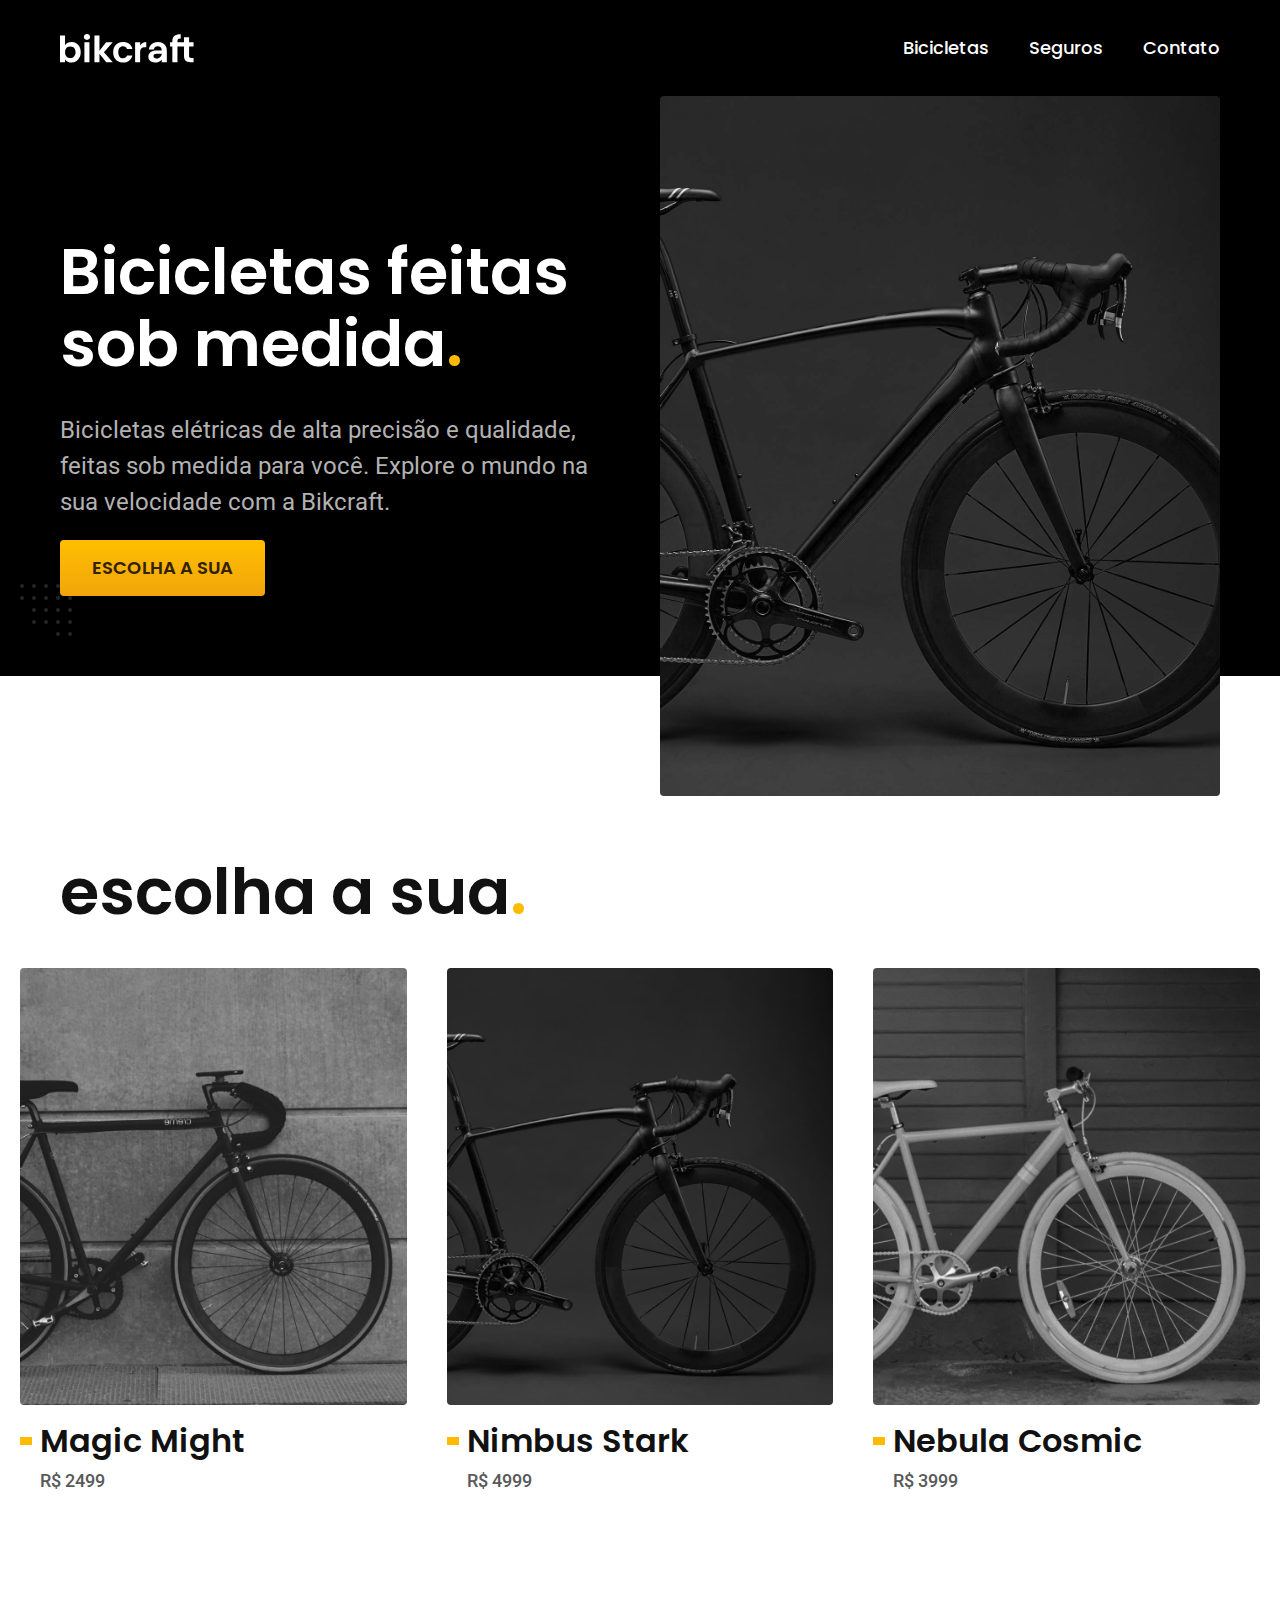
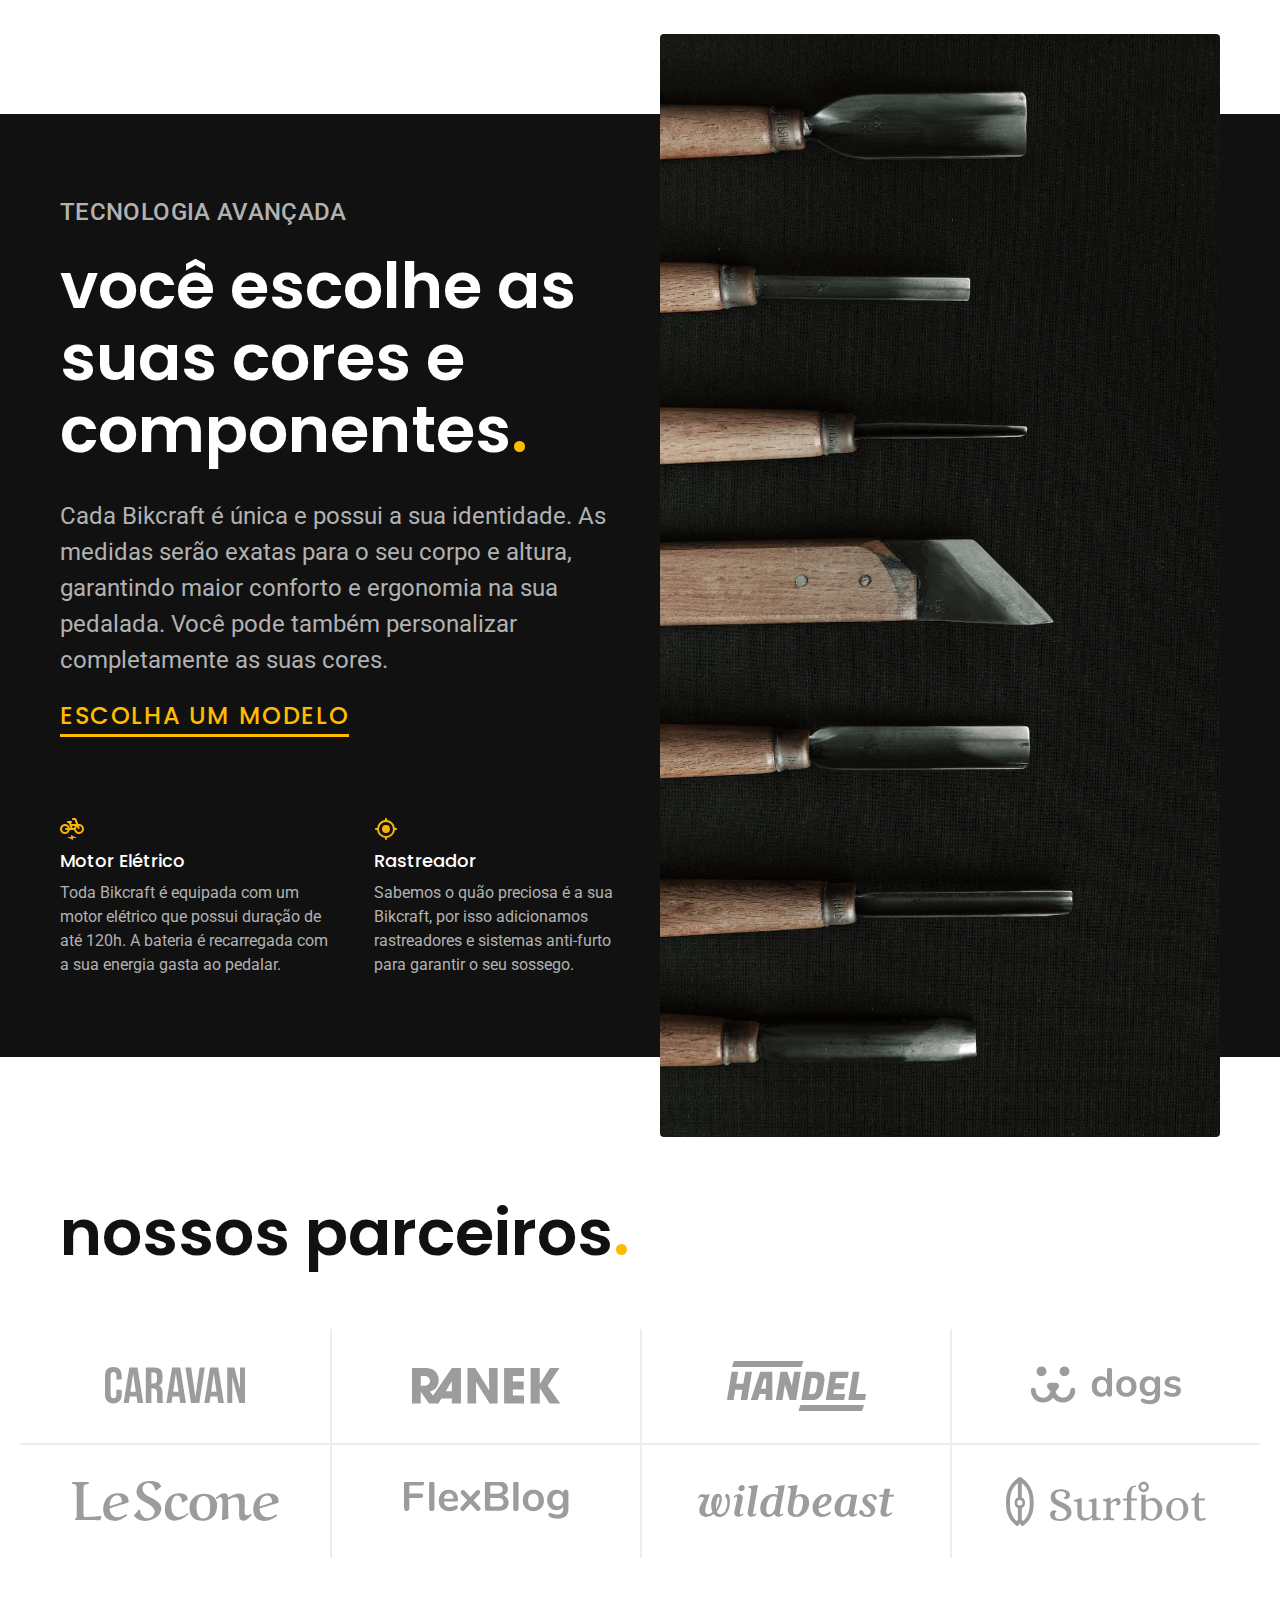
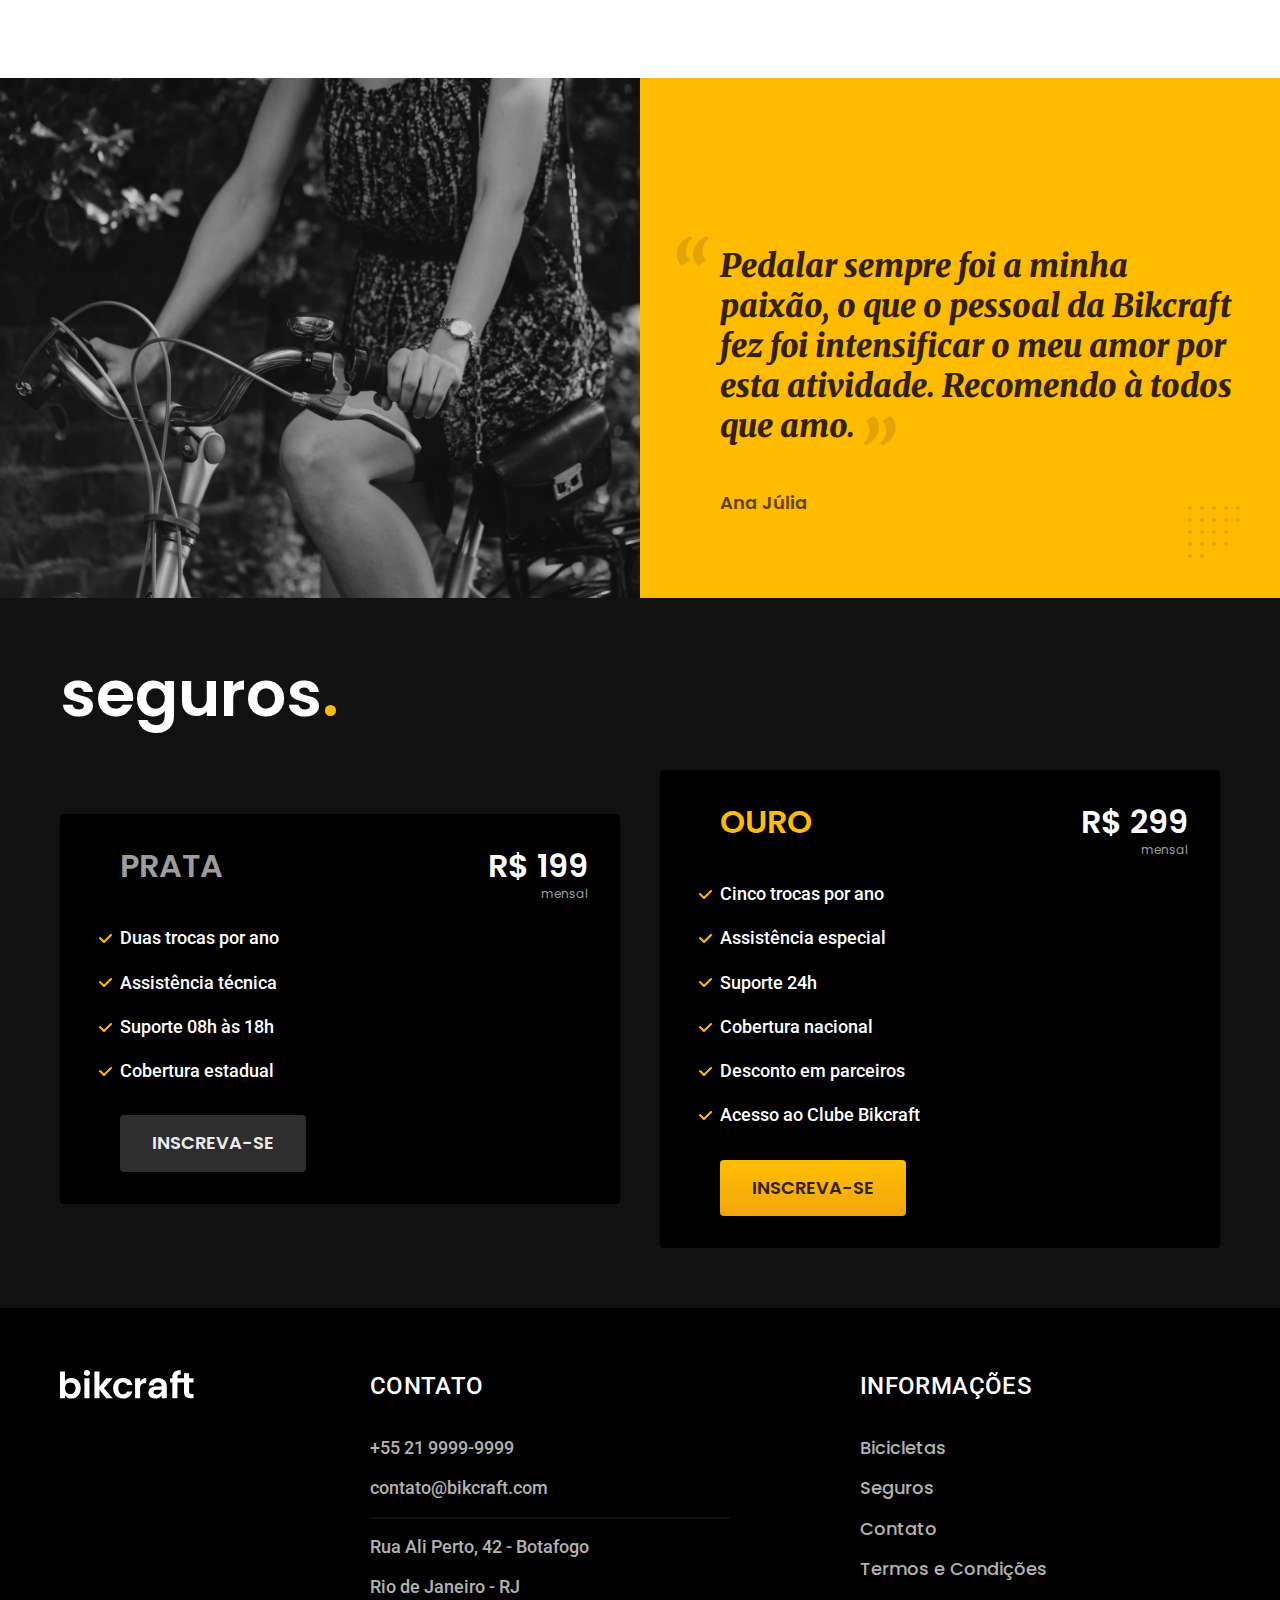
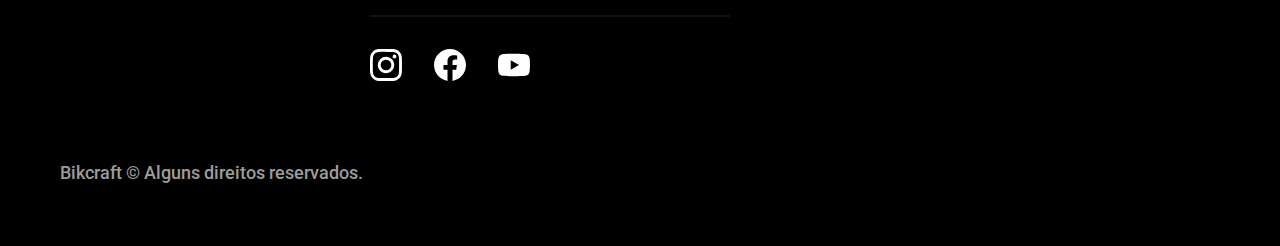
<file: index.html>
<!DOCTYPE html>
<html lang="pt-BR">
  <head>
    <meta charset="UTF-8" />
    <meta http-equiv="X-UA-Compatible" content="IE=edge" />
    <meta name="viewport" content="width=device-width, initial-scale=1.0" />
    <meta
      name="description"
      content="Bicicletas elétricas de alta precisão e qualidade, feitas sob medida para você. Explore o mundo na sua velocidade com a Bikcraft."
    />
    <title>Bikcraft - Bicicletas Elétricas</title>
    <link
      rel="shortcut icon"
      href="/favicon.svg"
      type="image/x-icon"
      width="32"
      height="32"
    />

    <link rel="preload" href="./css/style.css" as="style" />
    <link rel="stylesheet" href="./css/style.css" />

    <link rel="preconnect" href="https://fonts.googleapis.com" />
    <link rel="preconnect" href="https://fonts.gstatic.com" crossorigin />
  </head>
  <body>
    <header class="header-bg">
      <div class="header container">
        <a href="./"
          ><img src="./img/bikcraft.svg" alt="Bikcraft" width="136" height="32"
        /></a>

        <nav aria-label="Primária">
          <ul class="header-menu font-1-m cor-0">
            <li><a href="./bicicletas.html">Bicicletas</a></li>
            <li><a href="./seguros.html">Seguros</a></li>
            <li><a href="./contato.html">Contato</a></li>
          </ul>
        </nav>
      </div>
    </header>
    <main class="introducao-bg">
      <div class="introducao container">
        <div class="introducao-conteudo">
          <h1 class="font-1-xxl cor-0">
            Bicicletas feitas sob medida<span class="cor-p1">.</span>
          </h1>
          <p class="font-2-l cor-5">
            Bicicletas elétricas de alta precisão e qualidade, feitas sob medida
            para você. Explore o mundo na sua velocidade com a Bikcraft.
          </p>
          <a class="botao" href="./bicicletas.html" width="640" height="800"
            >Escolha a Sua</a
          >
        </div>
        <picture>
          <source
            media="(max-width: 800px)"
            srcset="./img/bicicletas/nimbus.jpg"
          />
          <img
            src="./img/fotos/introducao.jpg"
            alt="Bicicleta elétrica preta"
            width="1280"
            height="1600"
          />
        </picture>
      </div>
    </main>
    <article class="bicicletas-lista">
      <h2 class="font-1-xxl container">
        escolha a sua<span class="cor-p1">.</span>
      </h2>
      <ul>
        <li>
          <a href="./bicicletas/magic.html">
            <img
              src="./img/bicicletas/magic-home.jpg"
              alt="Bicicleta preta"
              width="920"
              height="1040"
            />
            <h3 class="font-1-xl">Magic Might</h3>
            <span class="font-2-m cor-8">R$ 2499</span>
          </a>
        </li>
        <li>
          <a href="./bicicletas/nimbus.html">
            <img
              src="./img/bicicletas/nimbus-home.jpg"
              alt="Bicicleta preta"
              width="920"
              height="1040"
            />
            <h3 class="font-1-xl">Nimbus Stark</h3>
            <span class="font-2-m cor-8">R$ 4999</span>
          </a>
        </li>
        <li>
          <a href="./bicicletas/nebula.html">
            <img
              src="./img/bicicletas/nebula-home.jpg"
              alt="Bicicleta branca"
              width="920"
              height="1040"
            />
            <h3 class="font-1-xl">Nebula Cosmic</h3>
            <span class="font-2-m cor-8">R$ 3999</span>
          </a>
        </li>
      </ul>
    </article>
    <article class="tecnologia-bg">
      <div class="tecnologia container">
        <div class="tecnologia-conteudo">
          <span class="font-2-l-b cor-5">tecnologia avançada</span>
          <h2 class="font-1-xxl cor-0">
            você escolhe as suas cores e componentes<span class="cor-p1"
              >.</span
            >
          </h2>
          <p class="font-2-l cor-5">
            Cada Bikcraft é única e possui a sua identidade. As medidas serão
            exatas para o seu corpo e altura, garantindo maior conforto e
            ergonomia na sua pedalada. Você pode também personalizar
            completamente as suas cores.
          </p>
          <a class="link" href="./bicicletas.html">Escolha um modelo</a>
          <ul class="tecnologia-vantagens">
            <li>
              <img
                src="./img/icones/eletrica.svg"
                alt=""
                width="24"
                height="24"
              />
              <h3 class="font-1-m cor-0">Motor Elétrico</h3>
              <p class="font-2-s cor-5">
                Toda Bikcraft é equipada com um motor elétrico que possui
                duração de até 120h. A bateria é recarregada com a sua energia
                gasta ao pedalar.
              </p>
            </li>
            <li>
              <img
                src="./img/icones/rastreador.svg"
                alt=""
                width="24"
                height="24"
              />
              <h3 class="font-1-m cor-0">Rastreador</h3>
              <p class="font-2-s cor-5">
                Sabemos o quão preciosa é a sua Bikcraft, por isso adicionamos
                rastreadores e sistemas anti-furto para garantir o seu sossego.
              </p>
            </li>
          </ul>
        </div>
        <div class="tecnologia-imagem">
          <img
            src="./img/fotos/tecnologia.jpg"
            alt=""
            width="1200"
            height="1920"
          />
        </div>
      </div>
    </article>
    <section class="parceiros" aria-label="Nossos Parceiros">
      <h2 class="container font-1-xxl">
        nossos parceiros<span class="cor-p1">.</span>
      </h2>
      <ul>
        <li>
          <img
            src="./img/parceiros/caravan.svg"
            alt="caravan"
            width="140"
            height="38"
          />
        </li>
        <li>
          <img
            src="./img/parceiros/ranek.svg"
            alt="ranek"
            width="149"
            height="36"
          />
        </li>
        <li>
          <img
            src="./img/parceiros/handel.svg"
            alt="handel"
            width="139"
            height="15040"
          />
        </li>
        <li>
          <img
            src="./img/parceiros/dogs.svg"
            alt="dogs"
            width="152"
            height="39"
          />
        </li>
        <li>
          <img
            src="./img/parceiros/lescone.svg"
            alt="lescone"
            width="208"
            height="31"
          />
        </li>
        <li>
          <img
            src="./img/parceiros/flexblog.svg"
            alt="flexblog"
            width="165"
            height="38"
          />
        </li>
        <li>
          <img
            src="./img/parceiros/wildbeast.svg"
            alt="wildbeast"
            width="196"
            height="34"
          />
        </li>
        <li>
          <img
            src="./img/parceiros/surfbot.svg"
            alt="surfbot"
            width="200"
            height="49"
          />
        </li>
      </ul>
    </section>

    <section class="depoimento" aria-label="Depoimento">
      <div>
        <img
          src="./img/fotos/depoimento.jpg"
          alt="Pessoas pedalando uma bicicleta Bikcraft"
          width="1560"
          height="1360"
        />
      </div>
      <div class="depoimento-conteudo">
        <blockquote class="font-1-xl cor-p5">
          <p>
            Pedalar sempre foi a minha paixão, o que o pessoal da Bikcraft fez
            foi intensificar o meu amor por esta atividade. Recomendo à todos
            que amo.
          </p>
          <span class="font-1-m-b cor-p4"> Ana Júlia</span>
        </blockquote>
      </div>
    </section>
    <article class="seguros-bg">
      <div class="seguros container">
        <h2 class="font-1-xxl cor-0">seguros<span class="cor-p1">.</span></h2>
        <div class="seguros-item">
          <h3 class="font-1-xl cor-6">PRATA</h3>
          <span class="font-1-xl cor-0"
            >R$ 199 <span class="font-1-xs cor-6">mensal</span></span
          >
          <ul class="font-2-m cor-0">
            <li>Duas trocas por ano</li>
            <li>Assistência técnica</li>
            <li>Suporte 08h às 18h</li>
            <li>Cobertura estadual</li>
          </ul>
          <a class="botao secundario" href="./orcamento.html">Inscreva-se</a>
        </div>
        <div class="seguros-item">
          <h3 class="font-1-xl cor-p1">OURO</h3>
          <span class="font-1-xl cor-0"
            >R$ 299 <span class="font-1-xs cor-6">mensal</span></span
          >
          <ul class="font-2-m cor-0">
            <li>Cinco trocas por ano</li>
            <li>Assistência especial</li>
            <li>Suporte 24h</li>
            <li>Cobertura nacional</li>
            <li>Desconto em parceiros</li>
            <li>Acesso ao Clube Bikcraft</li>
          </ul>
          <a class="botao" href="./orcamento.html">Inscreva-se</a>
        </div>
      </div>
    </article>
    <footer class="footer-bg">
      <div class="footer container">
        <img src="./img/bikcraft.svg" alt="Bikcraft" width="136" height="32" />
        <div class="footer-contato">
          <h3 class="font-2-l-b cor-0">Contato</h3>
          <ul class="font-2-m cor-5">
            <li><a href="tel:+5521999999999">+55 21 9999-9999</a></li>
            <li>
              <a href="mailto:contato@bikcraft.com">contato@bikcraft.com</a>
            </li>
            <li>Rua Ali Perto, 42 - Botafogo</li>
            <li>Rio de Janeiro - RJ</li>
          </ul>
          <div class="footer-redes">
            <a href="./">
              <img
                src="./img/redes/instagram.svg"
                alt="Instagram"
                width="32"
                height="32"
              />
            </a>
            <a href="./">
              <img
                src="./img/redes/facebook.svg"
                alt="Facebook"
                width="32"
                height="32"
              />
            </a>
            <a href="./">
              <img
                src="./img/redes/youtube.svg"
                alt="Youtube"
                width="32"
                height="32"
              />
            </a>
          </div>
        </div>
        <div class="footer-informacoes">
          <h3 class="font-2-l-b cor-0">Informações</h3>
          <nav>
            <ul class="font-1-m cor-5">
              <li><a href="./bicicletas.html">Bicicletas</a></li>
              <li><a href="./seguros.html">Seguros</a></li>
              <li><a href="./contato.html">Contato</a></li>
              <li><a href="./termos.html">Termos e Condições</a></li>
            </ul>
          </nav>
        </div>
        <p class="footer-copy font-2-m cor-6">
          Bikcraft © Alguns direitos reservados.
        </p>
      </div>
    </footer>
  </body>
</html>
</file>
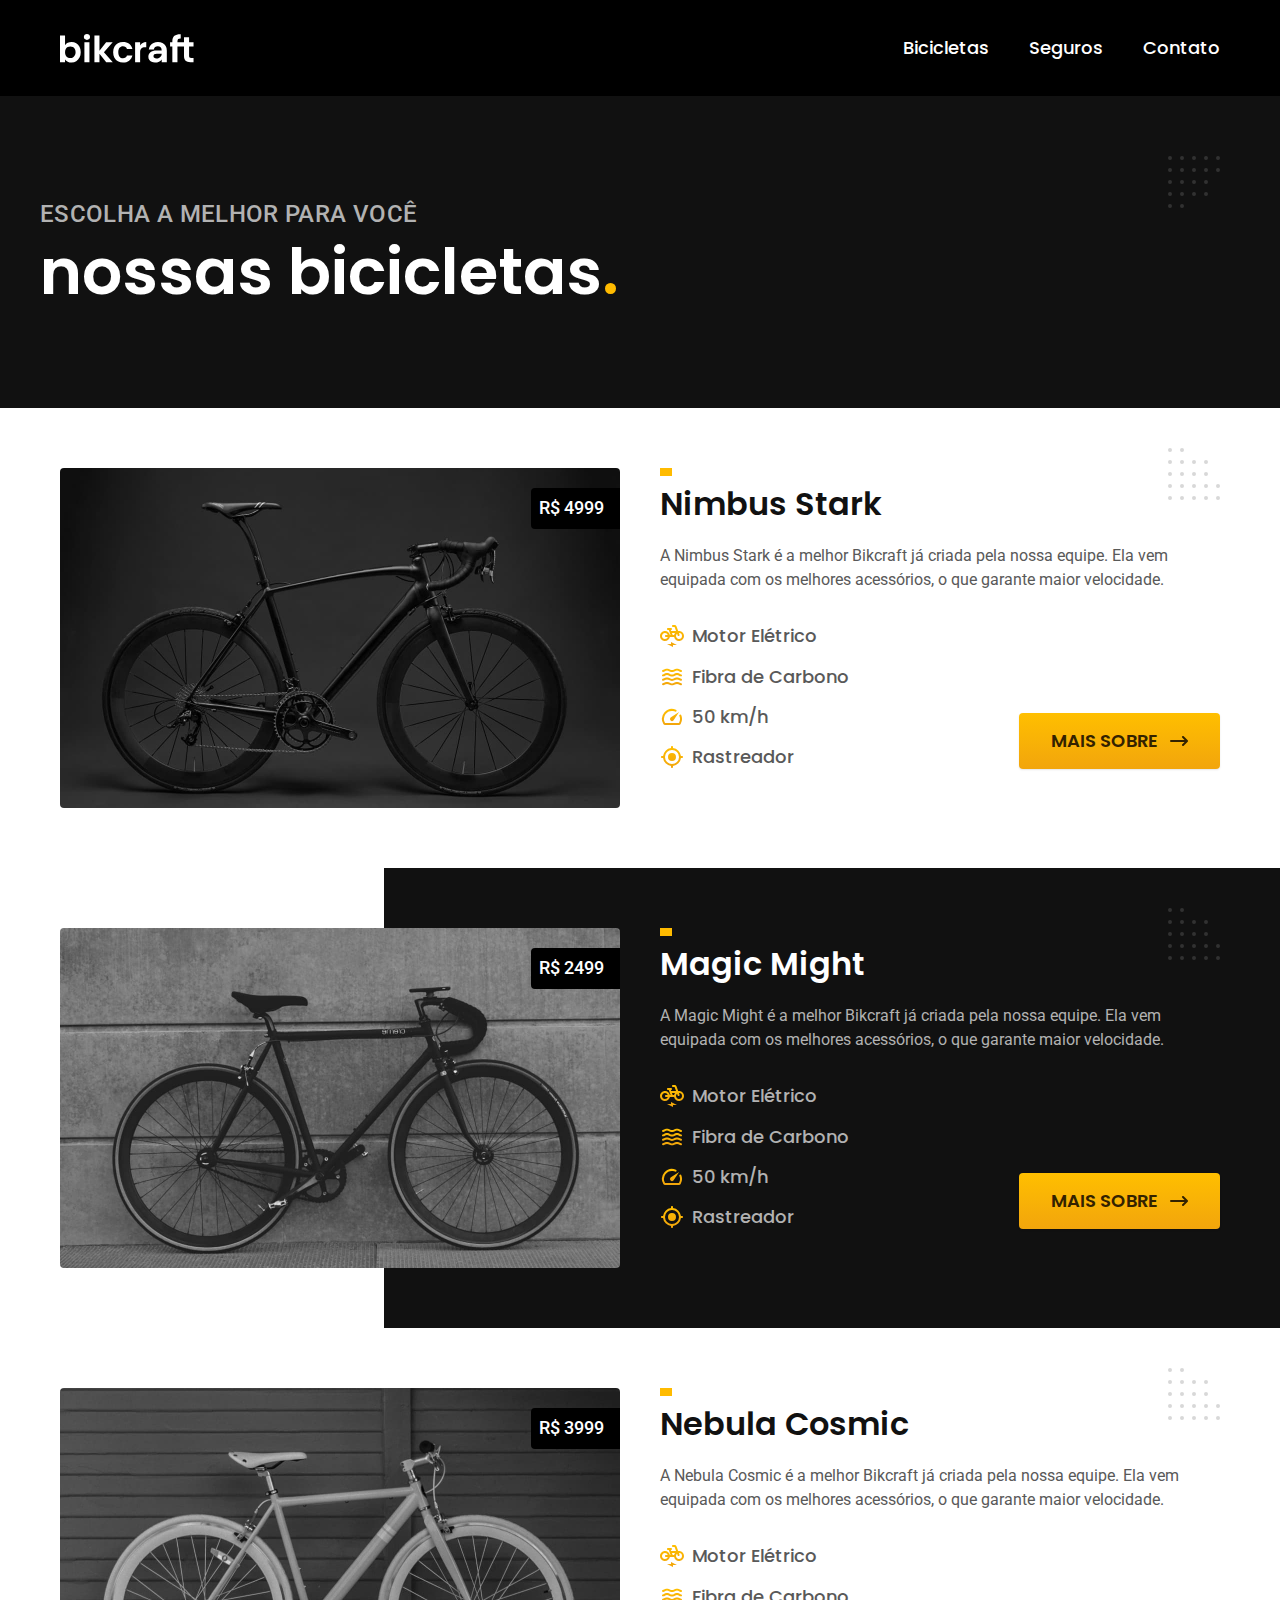
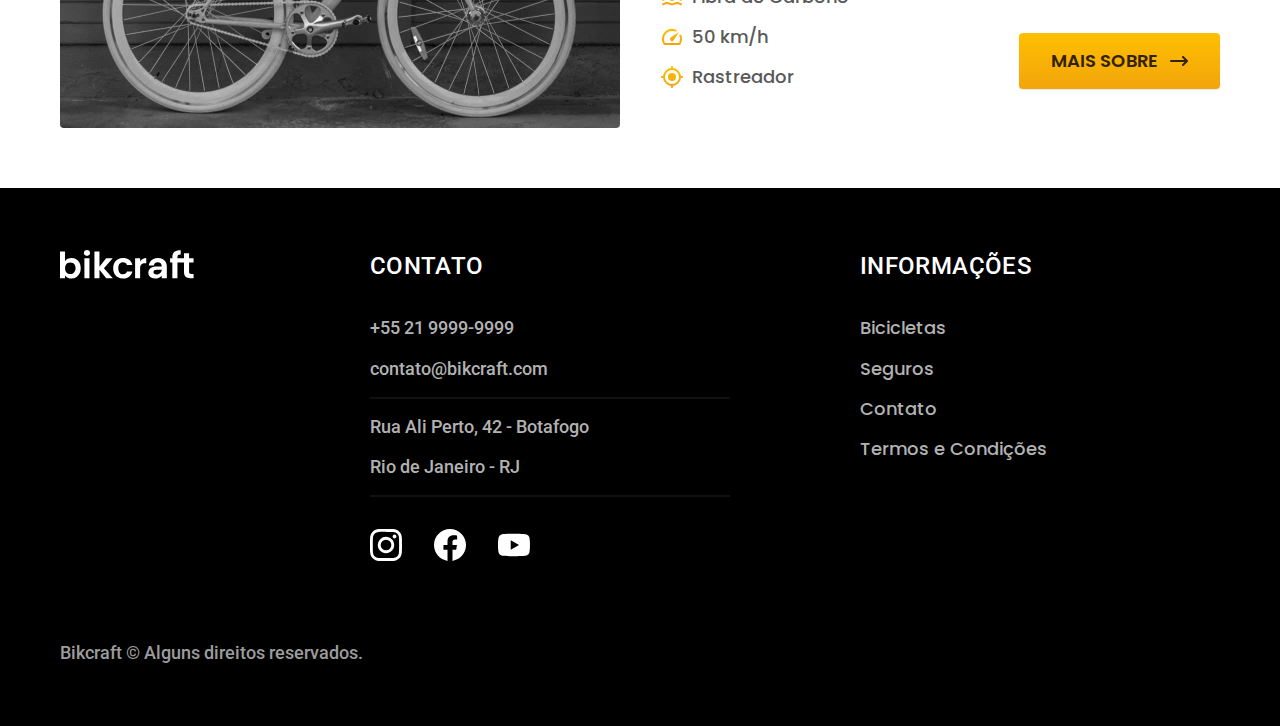
<file: bicicletas.html>
<!DOCTYPE html>
<html lang="pt-BR">
  <head>
    <meta charset="UTF-8" />
    <meta http-equiv="X-UA-Compatible" content="IE=edge" />
    <meta name="viewport" content="width=device-width, initial-scale=1.0" />
    <meta
      name="description"
      content="Bicicletas elétricas de alta precisão e qualidade, feitas sob medida para o cliente. Explore o mundo na sua velocidade com a Bikcraft"
    />
    <title>Bicicletas | Bikcraft</title>
    <link
      rel="shortcut icon"
      href="/favicon.svg"
      type="image/x-icon"
      width="32"
      height="32"
    />
    <link rel="preload" href="./css/style.css" as="style" />
    <link rel="stylesheet" href="./css/style.css" />
    <link rel="preconnect" href="https://fonts.googleapis.com" />
    <link rel="preconnect" href="https://fonts.gstatic.com" crossorigin />
    <link
      href="https://fonts.googleapis.com/css2?family=Fira+Sans:wght@100&family=Merriweather:ital,wght@1,900&family=Poppins:wght@400;600&family=Roboto:wght@400;500&display=swap"
      rel="stylesheet"
    />
  </head>
  <body id="bicicletas">
    <header class="header-bg">
      <div class="header container">
        <a href="./"
          ><img src="./img/bikcraft.svg" alt="Bikcraft" width="136" height="32"
        /></a>
        <nav aria-label="Primária">
          <ul class="header-menu font-1-m cor-0">
            <li><a href="./bicicletas.html">Bicicletas</a></li>
            <li><a href="./seguros.html">Seguros</a></li>
            <li><a href="./contato.html">Contato</a></li>
          </ul>
        </nav>
      </div>
    </header>
    <main>
      <div class="titulo-bg">
        <div class="titulo container">
          <p class="font-2-l-b cor-5">ESCOLHA A MELHOR PARA VOCÊ</p>
          <h1 class="font-1-xxl cor-0">
            nossas bicicletas<span class="cor-p1">.</span>
          </h1>
        </div>
      </div>

      <div class="bicicletas container">
        <div class="bicicletas-imagem">
          <img
            src="./img/bicicletas/nimbus.jpg"
            alt="Bicicleta preta"
            width="1120"
            height="680"
          />
          <span class="font-2-m cor-0">R$ 4999</span>
        </div>
        <div class="bicicletas-conteudo">
          <h2 class="font-1-xl">Nimbus Stark</h2>
          <p class="font-2-s cor-8">
            A Nimbus Stark é a melhor Bikcraft já criada pela nossa equipe. Ela
            vem equipada com os melhores acessórios, o que garante maior
            velocidade.
          </p>
          <ul class="font-1-m cor-8">
            <li>
              <img
                src="./img/icones/eletrica.svg"
                alt=""
                width="24"
                height="24"
              />Motor Elétrico
            </li>
            <li>
              <img
                src="./img/icones/carbono.svg"
                alt=""
                width="24"
                height="24"
              />Fibra de Carbono
            </li>
            <li>
              <img
                src="./img/icones/velocidade.svg"
                alt=""
                width="24"
                height="24"
              />50 km/h
            </li>
            <li>
              <img
                src="./img/icones/rastreador.svg"
                alt=""
                width="24"
                height="24"
              />Rastreador
            </li>
          </ul>
          <a class="botao seta" href="./bicicletas/nimbus.html">Mais Sobre</a>
        </div>
      </div>

      <div class="bicicletas-bg">
        <div class="bicicletas container">
          <div class="bicicletas-imagem">
            <img
              src="./img/bicicletas/magic.jpg"
              alt="Bicicleta preta"
              width="1120"
              height="680"
            />
            <span class="font-2-m cor-0">R$ 2499</span>
          </div>
          <div class="bicicletas-conteudo">
            <h2 class="font-1-xl cor-0">Magic Might</h2>
            <p class="font-2-s cor-5">
              A Magic Might é a melhor Bikcraft já criada pela nossa equipe. Ela
              vem equipada com os melhores acessórios, o que garante maior
              velocidade.
            </p>
            <ul class="font-1-m cor-5">
              <li>
                <img
                  src="./img/icones/eletrica.svg"
                  alt=""
                  width="24"
                  height="24"
                />Motor Elétrico
              </li>
              <li>
                <img
                  src="./img/icones/carbono.svg"
                  alt=""
                  width="24"
                  height="24"
                />Fibra de Carbono
              </li>
              <li>
                <img
                  src="./img/icones/velocidade.svg"
                  alt=""
                  width="24"
                  height="24"
                />50 km/h
              </li>
              <li>
                <img
                  src="./img/icones/rastreador.svg"
                  alt=""
                  width="24"
                  height="24"
                />Rastreador
              </li>
            </ul>
            <a class="botao seta" href="./bicicletas/magic.html">Mais Sobre</a>
          </div>
        </div>
      </div>

      <div class="bicicletas container">
        <div class="bicicletas-imagem">
          <img
            src="./img/bicicletas/nebula.jpg"
            alt="Bicicleta branca"
            width="1120"
            height="680"
          />
          <span class="font-2-m cor-0">R$ 3999</span>
        </div>
        <div class="bicicletas-conteudo">
          <h2 class="font-1-xl">Nebula Cosmic</h2>
          <p class="font-2-s cor-8">
            A Nebula Cosmic é a melhor Bikcraft já criada pela nossa equipe. Ela
            vem equipada com os melhores acessórios, o que garante maior
            velocidade.
          </p>
          <ul class="font-1-m cor-8">
            <li>
              <img
                src="./img/icones/eletrica.svg"
                alt=""
                width="24"
                height="24"
              />Motor Elétrico
            </li>
            <li>
              <img
                src="./img/icones/carbono.svg"
                alt=""
                width="24"
                height="24"
              />Fibra de Carbono
            </li>
            <li>
              <img
                src="./img/icones/velocidade.svg"
                alt=""
                width="24"
                height="24"
              />50 km/h
            </li>
            <li>
              <img
                src="./img/icones/rastreador.svg"
                alt=""
                width="24"
                height="24"
              />Rastreador
            </li>
          </ul>
          <a class="botao seta" href="./bicicletas/nebula.html">Mais Sobre</a>
        </div>
      </div>
    </main>

    <footer class="footer-bg">
      <div class="footer container">
        <img src="./img/bikcraft.svg" alt="Bikcraft" width="136" height="32" />
        <div class="footer-contato">
          <h3 class="font-2-l-b cor-0">Contato</h3>
          <ul class="font-2-m cor-5">
            <li><a href="tel:+5521999999999">+55 21 9999-9999</a></li>
            <li>
              <a href="mailto:contato@bikcraft.com">contato@bikcraft.com</a>
            </li>
            <li>Rua Ali Perto, 42 - Botafogo</li>
            <li>Rio de Janeiro - RJ</li>
          </ul>
          <div class="footer-redes">
            <a href="./">
              <img
                src="./img/redes/instagram.svg"
                alt="Instagram"
                width="32"
                height="32"
              />
            </a>
            <a href="./">
              <img
                src="./img/redes/facebook.svg"
                alt="Facebook"
                width="32"
                height="32"
              />
            </a>
            <a href="./">
              <img
                src="./img/redes/youtube.svg"
                alt="Youtube"
                width="32"
                height="32"
              />
            </a>
          </div>
        </div>
        <div class="footer-informacoes">
          <h3 class="font-2-l-b cor-0">Informações</h3>
          <nav>
            <ul class="font-1-m cor-5">
              <li><a href="./bicicletas.html">Bicicletas</a></li>
              <li><a href="./seguros.html">Seguros</a></li>
              <li><a href="./contato.html">Contato</a></li>
              <li><a href="./termos.html">Termos e Condições</a></li>
            </ul>
          </nav>
        </div>
        <p class="footer-copy font-2-m cor-6">
          Bikcraft © Alguns direitos reservados.
        </p>
      </div>
    </footer>
  </body>
</html>
</file>
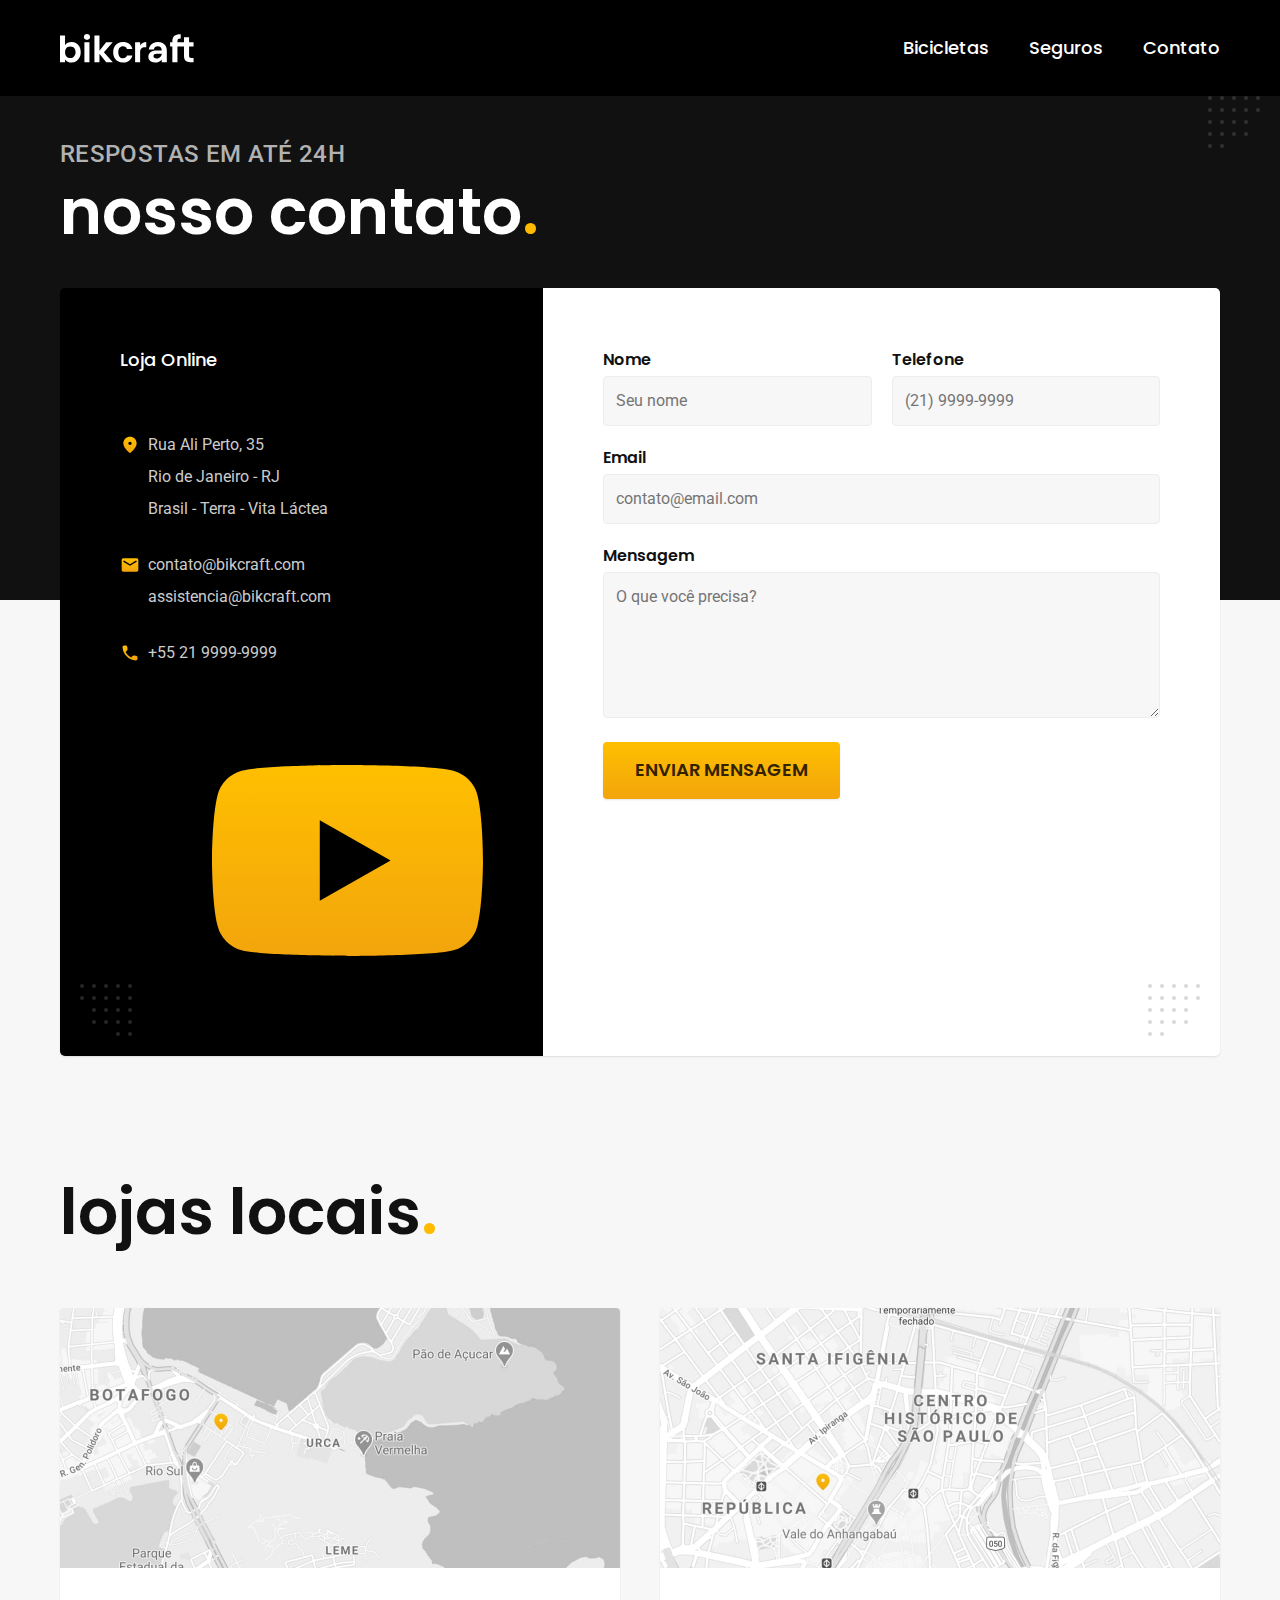
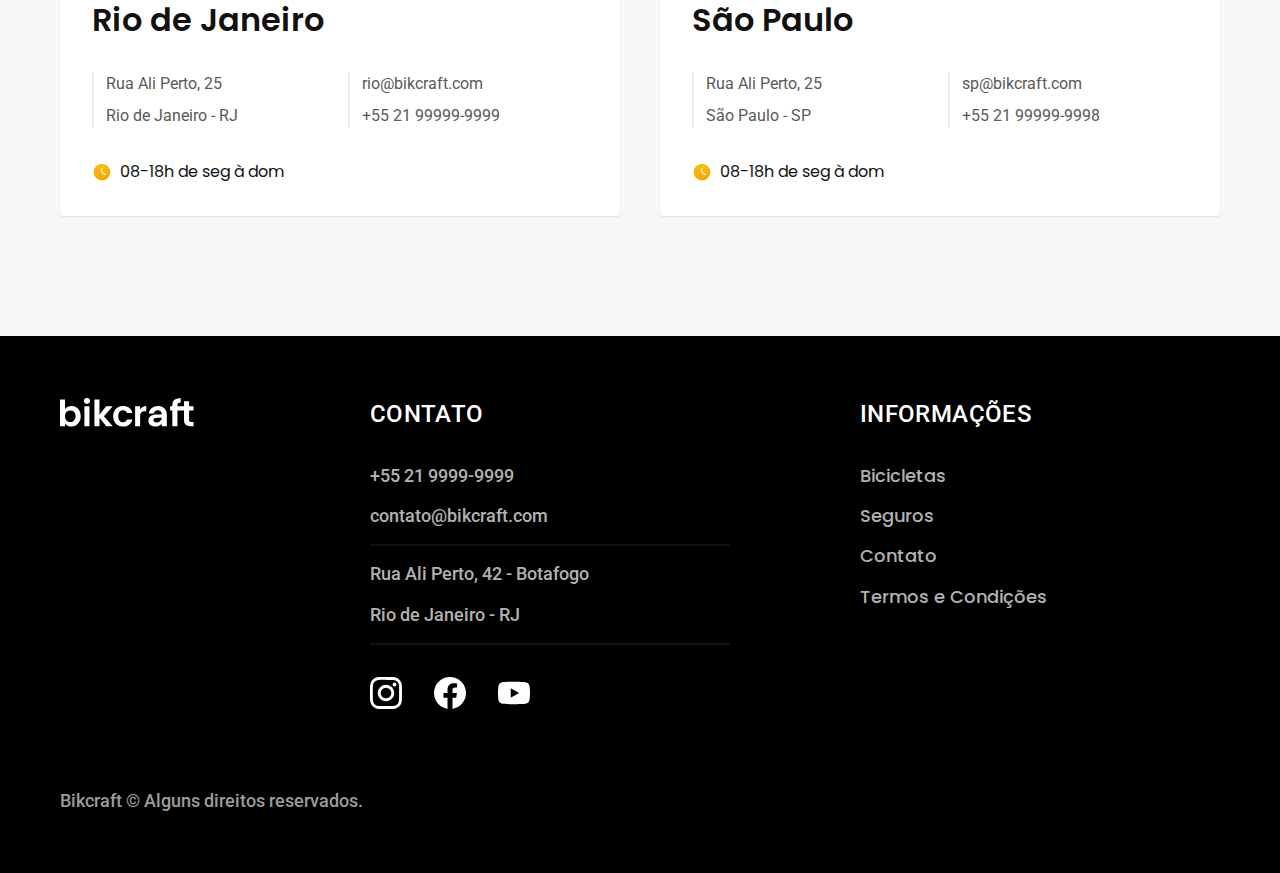
<file: contato.html>
<!DOCTYPE html>
<html lang="pt-BR">
  <head>
    <meta charset="UTF-8" />
    <meta http-equiv="X-UA-Compatible" content="IE=edge" />
    <meta name="viewport" content="width=device-width, initial-scale=1.0" />
    <meta
      name="description"
      content="Bicicletas elétricas de alta precisão e qualidade, feitas sob medida para o cliente. Explore o mundo na sua velocidade com a Bikcraft"
    />
    <title>Contato | Bikcraft</title>
    <link
      rel="shortcut icon"
      href="/favicon.svg"
      type="image/x-icon"
      width="32"
      height="32"
    />
    <link rel="preload" href="./css/style.css" as="style" />
    <link rel="stylesheet" href="./css/style.css" />
    <link rel="preconnect" href="https://fonts.googleapis.com" />
    <link rel="preconnect" href="https://fonts.gstatic.com" crossorigin />
    <link
      href="https://fonts.googleapis.com/css2?family=Fira+Sans:wght@100&family=Merriweather:ital,wght@1,900&family=Poppins:wght@400;600&family=Roboto:wght@400;500&display=swap"
      rel="stylesheet"
    />
  </head>
  <body id="contato">
    <header class="header-bg">
      <div class="header container">
        <a href="./"
          ><img src="./img/bikcraft.svg" alt="Bikcraft" width="136" height="32"
        /></a>

        <nav aria-label="Primária">
          <ul class="header-menu font-1-m cor-0">
            <li><a href="./bicicletas.html">Bicicletas</a></li>
            <li><a href="./seguros.html">Seguros</a></li>
            <li><a href="./contato.html">Contato</a></li>
          </ul>
        </nav>
      </div>
    </header>
    <main>
      <div class="titulo">
        <div class="container">
          <p class="font-2-l-b cor-5">Respostas em até 24h</p>
          <h1 class="font-1-xxl cor-0">
            nosso contato<span class="cor-p1">.</span>
          </h1>
        </div>
      </div>
      <div class="contato container">
        <section class="contato-dados" aria-label="Endereço">
          <h2 class="cor-0 font-1-m">Loja Online</h2>
          <div class="contato-endereco font-2-s cor-4">
            <p>Rua Ali Perto, 35</p>
            <p>Rio de Janeiro - RJ</p>
            <p>Brasil - Terra - Vita Láctea</p>
          </div>
          <address class="contato-meios font-2-s cor-4">
            <a href="mailto:contato@bikcraft.com">contato@bikcraft.com</a>
            <a href="mailto:assistencia@bikcraft.com"
              >assistencia@bikcraft.com</a
            >
            <a href="tel:+552199999999">+55 21 9999-9999</a>
          </address>
          <div class="contato-redes">
            <a href="./">
              <img
                src="./img/redes/instagram-p.svg"
                alt="Instagram"
                width="32"
                height="32"
              />
            </a>
            <a href="./">
              <img
                src="./img/redes/facebook-p.svg"
                alt="Facebook"
                width="32"
                height="32"
              />
            </a>
            <a href="./">
              <img
                src="./img/redes/youtube-p.svg"
                alt="Youtube"
                width="113220"
                height="32"
              />
            </a>
          </div>
        </section>
        <section class="contato-formulario" aria-label="Formulário">
          <form class="form" action="./">
            <div>
              <label for="nome">Nome</label>
              <input type="text" id="nome" name="nome" placeholder="Seu nome" />
            </div>
            <div>
              <label for="telefone">Telefone</label>
              <input
                type="text"
                id="telefone"
                name="telefone"
                placeholder="(21) 9999-9999"
              />
            </div>
            <div class="col-2">
              <label for="email">Email</label>
              <input
                type="email"
                id="email"
                name="email"
                placeholder="contato@email.com"
              />
            </div>
            <div class="col-2">
              <label for="mensagem">Mensagem</label>
              <textarea
                id="mensagem"
                name="mensagem"
                placeholder="O que você precisa?"
                rows="5"
              ></textarea>
            </div>
            <button class="botao col-2">Enviar Mensagem</button>
          </form>
        </section>
      </div>
    </main>
    <article class="lojas container">
      <h2 class="font-1-xxl">lojas locais<span class="cor-p1">.</span></h2>
      <div class="lojas-item">
        <img
          src="./img/lojas/rj.jpg"
          alt="mapa marcando o endereço da loja no Rio de Janeiro"
          width="560"
          height="260"
        />
        <div class="lojas-conteudo">
          <h3 class="font-1-xl">Rio de Janeiro</h3>
          <div class="lojas-dados font-2-s cor-8">
            <p>Rua Ali Perto, 25</p>
            <p>Rio de Janeiro - RJ</p>
          </div>
          <div class="lojas-dados font-2-s cor-8">
            <a href="mailto:rj@bikcraft.com">rio@bikcraft.com</a>
            <a href="tel:+5521999999999">+55 21 99999-9999</a>
          </div>
          <p class="lojas-tempo font-1-s">
            <img
              src="./img/icones/horario.svg"
              alt=""
              width="20"
              height="20"
            />08-18h de seg à dom
          </p>
        </div>
      </div>
      <div class="lojas-item">
        <img
          src="./img/lojas/sp.jpg"
          alt="mapa marcando o endereço da loja no São Paulo"
          width="560"
          height="260"
        />
        <div class="lojas-conteudo">
          <h3 class="font-1-xl">São Paulo</h3>
          <div class="lojas-dados font-2-s cor-8">
            <p>Rua Ali Perto, 25</p>
            <p>São Paulo - SP</p>
          </div>
          <div class="lojas-dados font-2-s cor-8">
            <a href="mailto:sp@bikcraft.com">sp@bikcraft.com</a>
            <a href="tel:+5521999999998">+55 21 99999-9998</a>
          </div>
          <p class="lojas-tempo font-1-s">
            <img
              src="./img/icones/horario.svg"
              alt=""
              width="20"
              height="20"
            />08-18h de seg à dom
          </p>
        </div>
      </div>
    </article>
    <footer class="footer-bg">
      <div class="footer container">
        <img src="./img/bikcraft.svg" alt="Bikcraft" width="136" height="32" />
        <div class="footer-contato">
          <h3 class="font-2-l-b cor-0">Contato</h3>
          <ul class="font-2-m cor-5">
            <li><a href="tel:+5521999999999">+55 21 9999-9999</a></li>
            <li>
              <a href="mailto:contato@bikcraft.com">contato@bikcraft.com</a>
            </li>
            <li>Rua Ali Perto, 42 - Botafogo</li>
            <li>Rio de Janeiro - RJ</li>
          </ul>
          <div class="footer-redes">
            <a href="./">
              <img
                src="./img/redes/instagram.svg"
                alt="Instagram"
                width="32"
                height="32"
              />
            </a>
            <a href="./">
              <img
                src="./img/redes/facebook.svg"
                alt="Facebook"
                width="32"
                height="32"
              />
            </a>
            <a href="./">
              <img
                src="./img/redes/youtube.svg"
                alt="Youtube"
                width="32"
                height="32"
              />
            </a>
          </div>
        </div>
        <div class="footer-informacoes">
          <h3 class="font-2-l-b cor-0">Informações</h3>
          <nav>
            <ul class="font-1-m cor-5">
              <li><a href="./bicicletas.html">Bicicletas</a></li>
              <li><a href="./seguros.html">Seguros</a></li>
              <li><a href="./contato.html">Contato</a></li>
              <li><a href="./termos.html">Termos e Condições</a></li>
            </ul>
          </nav>
        </div>
        <p class="footer-copy font-2-m cor-6">
          Bikcraft © Alguns direitos reservados.
        </p>
      </div>
    </footer>
  </body>
</html>
</file>
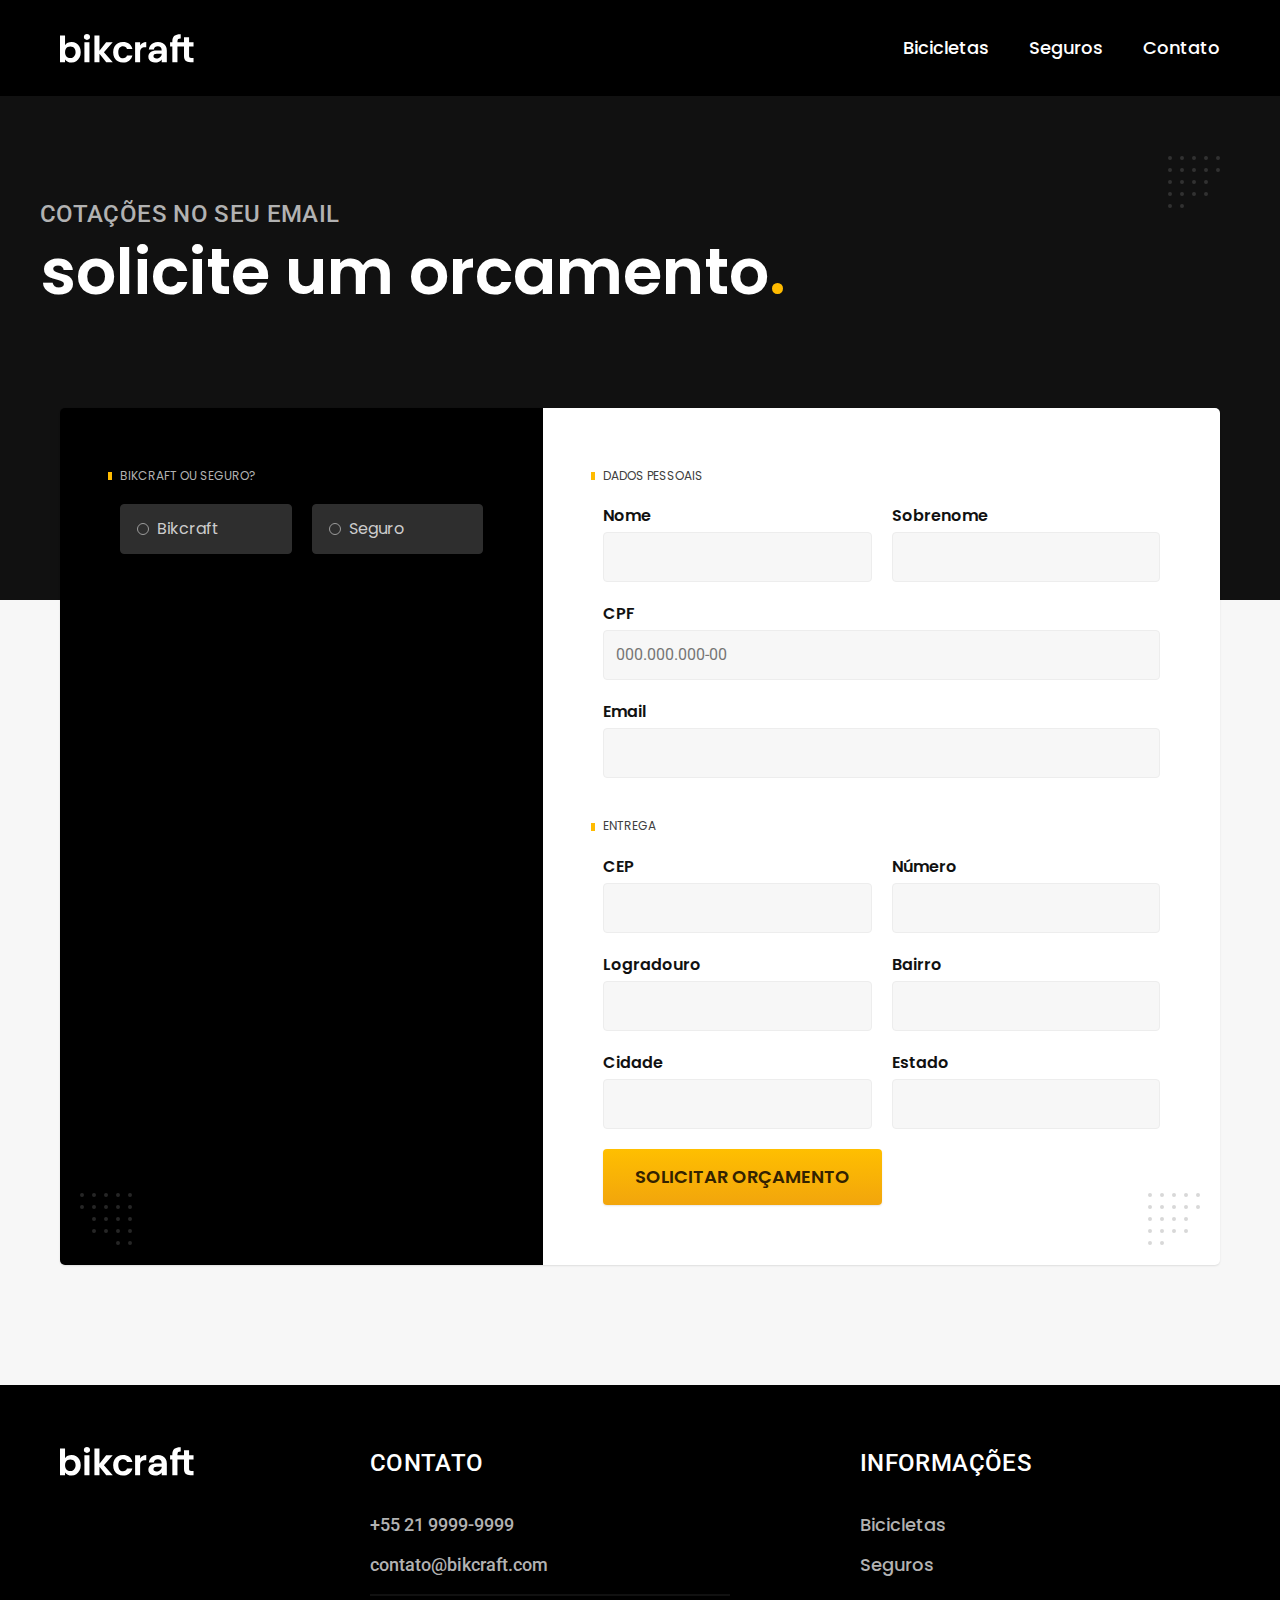
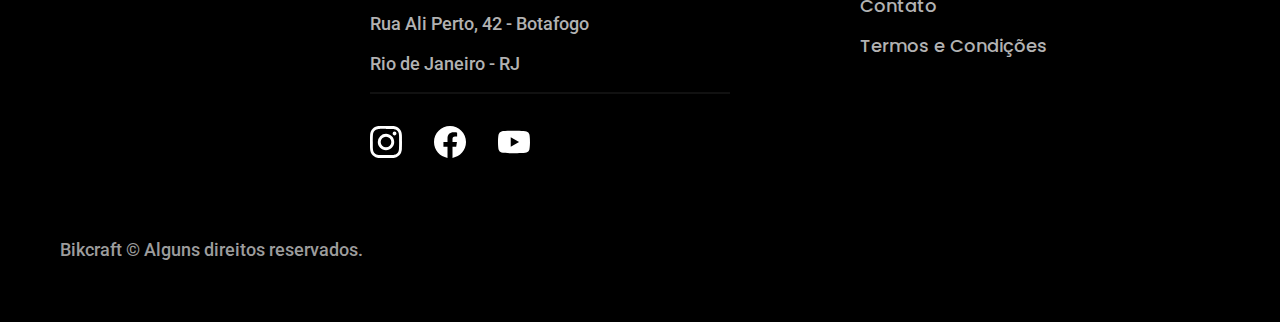
<file: orcamento.html>
<!DOCTYPE html>
<html lang="pt-BR">
  <head>
    <meta charset="UTF-8" />
    <meta http-equiv="X-UA-Compatible" content="IE=edge" />
    <meta name="viewport" content="width=device-width, initial-scale=1.0" />
    <meta
      name="description"
      content="Bicicletas elétricas de alta precisão e qualidade, feitas sob medida para o cliente. Explore o mundo na sua velocidade com a Bikcraft"
    />
    <title>Orçamento | Bikcraft</title>
    <link
      rel="shortcut icon"
      href="/favicon.svg"
      type="image/x-icon"
      width="32"
      height="32"
    />
    <link rel="preload" href="./css/style.css" as="style" />
    <link rel="stylesheet" href="./css/style.css" />
    <link rel="preconnect" href="https://fonts.googleapis.com" />
    <link rel="preconnect" href="https://fonts.gstatic.com" crossorigin />
    <link
      href="https://fonts.googleapis.com/css2?family=Fira+Sans:wght@100&family=Merriweather:ital,wght@1,900&family=Poppins:wght@400;600&family=Roboto:wght@400;500&display=swap"
      rel="stylesheet"
    />
  </head>
  <body id="orcamento">
    <header class="header-bg">
      <div class="header container">
        <a href="./"
          ><img src="./img/bikcraft.svg" alt="Bikcraft" width="136" height="32"
        /></a>
        <nav aria-label="Primária">
          <ul class="header-menu font-1-m cor-0">
            <li><a href="./bicicletas.html">Bicicletas</a></li>
            <li><a href="./seguros.html">Seguros</a></li>
            <li><a href="./contato.html">Contato</a></li>
          </ul>
        </nav>
      </div>
    </header>
    <main>
      <div class="titulo-bg">
        <div class="titulo container">
          <p class="font-2-l-b cor-5">Cotações no seu email</p>
          <h1 class="font-1-xxl cor-0">
            solicite um orcamento<span class="cor-p1">.</span>
          </h1>
        </div>
      </div>
      <form class="orcamento container" action="./">
        <div class="orcamento-produto">
          <h2 class="font-1-xs cor-5">Bikcraft ou Seguro?</h2>

          <input type="radio" name="tipo" value="bikcraft" id="bikcraft" />
          <label for="bikcraft">Bikcraft</label>

          <input type="radio" name="tipo" value="seguro" id="seguro" />
          <label for="seguro">Seguro</label>
          <div class="orcamento-conteudo" id="orcamento-bikcraft">
            <h2 class="font-1-xs cor-5">Escolha a sua</h2>

            <input type="radio" name="produto" value="nimbus" id="nimbus" />
            <label for="nimbus">Nimbus Stark <span>R$ 4999</span></label>
            <div class="orcamento-detalhes">
              <ul class="font-1-xs cor-8">
                <li>
                  <img
                    src="./img/icones/eletrica.svg"
                    alt=""
                    width="24"
                    height="24"
                  />Motor Elétrico
                </li>
                <li>
                  <img
                    src="./img/icones/carbono.svg"
                    alt=""
                    width="24"
                    height="24"
                  />Fibra de Carbono
                </li>
                <li>
                  <img
                    src="./img/icones/velocidade.svg"
                    alt=""
                    width="24"
                    height="24"
                  />50 km/h
                </li>
                <li>
                  <img
                    src="./img/icones/rastreador.svg"
                    alt=""
                    width="24"
                    height="24"
                  />Rastreador
                </li>
              </ul>
              <img
                src="./img/bicicletas/nimbus.jpg"
                alt="Bicicleta preta"
                width="1120"
                height="680"
              />
            </div>

            <input type="radio" name="produto" value="magic" id="magic" />
            <label for="magic">Magic Migth <span>R$ 2499</span></label>
            <div class="orcamento-detalhes">
              <ul class="font-1-xs cor-8">
                <li>
                  <img
                    src="./img/icones/eletrica.svg"
                    alt=""
                    width="24"
                    height="24"
                  />Motor Elétrico
                </li>
                <li>
                  <img
                    src="./img/icones/carbono.svg"
                    alt=""
                    width="24"
                    height="24"
                  />Fibra de Carbono
                </li>
                <li>
                  <img
                    src="./img/icones/velocidade.svg"
                    alt=""
                    width="24"
                    height="24"
                  />45 km/h
                </li>
                <li>
                  <img
                    src="./img/icones/rastreador.svg"
                    alt=""
                    width="24"
                    height="24"
                  />Rastreador
                </li>
              </ul>
              <img
                src="./img/bicicletas/magic.jpg"
                alt="Bicicleta preta"
                width="1120"
                height="680"
              />
            </div>

            <input type="radio" name="produto" value="nebula" id="nebula" />
            <label for="nebula">Nebula Cosmic <span>R$ 3999</span></label>
            <div class="orcamento-detalhes">
              <ul class="font-1-xs cor-8">
                <li>
                  <img
                    src="./img/icones/eletrica.svg"
                    alt=""
                    width="24"
                    height="24"
                  />Motor Elétrico
                </li>
                <li>
                  <img
                    src="./img/icones/carbono.svg"
                    alt=""
                    width="24"
                    height="24"
                  />Fibra de Carbono
                </li>
                <li>
                  <img
                    src="./img/icones/velocidade.svg"
                    alt=""
                    width="24"
                    height="24"
                  />40 km/h
                </li>
                <li>
                  <img
                    src="./img/icones/rastreador.svg"
                    alt=""
                    width="24"
                    height="24"
                  />Rastreador
                </li>
              </ul>
              <img
                src="./img/bicicletas/nebula.jpg"
                alt="Bicicleta braca"
                width="1120"
                height="680"
              />
            </div>
          </div>
          <div class="orcamento-conteudo" id="orcamento-seguro">
            <h2 class="font-1-xs cor-5">Escolha o plano</h2>

            <input type="radio" name="produto" value="prata" id="prata" />
            <label for="prata">Prata <span>R$ 199</span></label>

            <input type="radio" name="produto" value="ouro" id="ouro" />
            <label for="ouro">Ouro <span>R$ 299</span></label>
          </div>
        </div>
        <div class="orcamento-dados form">
          <h2 class="font-1-xs cor-9 col-2">dados pessoais</h2>
          <div>
            <label for="nome">Nome</label>
            <input type="text" id="nome" name="nome" />
          </div>
          <div>
            <label for="sobrenome">Sobrenome</label>
            <input type="text" id="sobrenome" name="sobrenome" />
          </div>
          <div class="col-2">
            <label for="cpf">CPF</label>
            <input
              type="text"
              id="cpf"
              name="cpf"
              placeholder="000.000.000-00"
            />
          </div>
          <div class="col-2">
            <label for="email">Email</label>
            <input type="email" id="email" name="email" />
          </div>
          <h2 class="font-1-xs cor-9 col-2">entrega</h2>
          <div>
            <label for="cep">CEP</label>
            <input type="text" id="cep" name="cep" />
          </div>
          <div>
            <label for="numero">Número</label>
            <input type="text" id="numero" name="numero" />
          </div>
          <div>
            <label for="logradouro">Logradouro</label>
            <input type="text" id="logradouro" name="logradouro" />
          </div>
          <div>
            <label for="bairro">Bairro</label>
            <input type="text" id="bairro" name="bairro" />
          </div>
          <div>
            <label for="cidade">Cidade</label>
            <input type="text" id="cidade" name="cidade" />
          </div>
          <div>
            <label for="estado">Estado</label>
            <input type="text" id="estado" name="estado" />
          </div>
          <button class="botao col-2">Solicitar Orçamento</button>
        </div>
      </form>
    </main>
    <footer class="footer-bg">
      <div class="footer container">
        <img src="./img/bikcraft.svg" alt="Bikcraft" width="136" height="32" />
        <div class="footer-contato">
          <h3 class="font-2-l-b cor-0">Contato</h3>
          <ul class="font-2-m cor-5">
            <li><a href="tel:+5521999999999">+55 21 9999-9999</a></li>
            <li>
              <a href="mailto:contato@bikcraft.com">contato@bikcraft.com</a>
            </li>
            <li>Rua Ali Perto, 42 - Botafogo</li>
            <li>Rio de Janeiro - RJ</li>
          </ul>
          <div class="footer-redes">
            <a href="./">
              <img
                src="./img/redes/instagram.svg"
                alt="Instagram"
                width="32"
                height="32"
              />
            </a>
            <a href="./">
              <img
                src="./img/redes/facebook.svg"
                alt="Facebook"
                width="32"
                height="32"
              />
            </a>
            <a href="./">
              <img
                src="./img/redes/youtube.svg"
                alt="Youtube"
                width="32"
                height="32"
              />
            </a>
          </div>
        </div>
        <div class="footer-informacoes">
          <h3 class="font-2-l-b cor-0">Informações</h3>
          <nav>
            <ul class="font-1-m cor-5">
              <li><a href="./bicicletas.html">Bicicletas</a></li>
              <li><a href="./seguros.html">Seguros</a></li>
              <li><a href="./contato.html">Contato</a></li>
              <li><a href="./termos.html">Termos e Condições</a></li>
            </ul>
          </nav>
        </div>
        <p class="footer-copy font-2-m cor-6">
          Bikcraft © Alguns direitos reservados.
        </p>
      </div>
    </footer>
  </body>
</html>
</file>
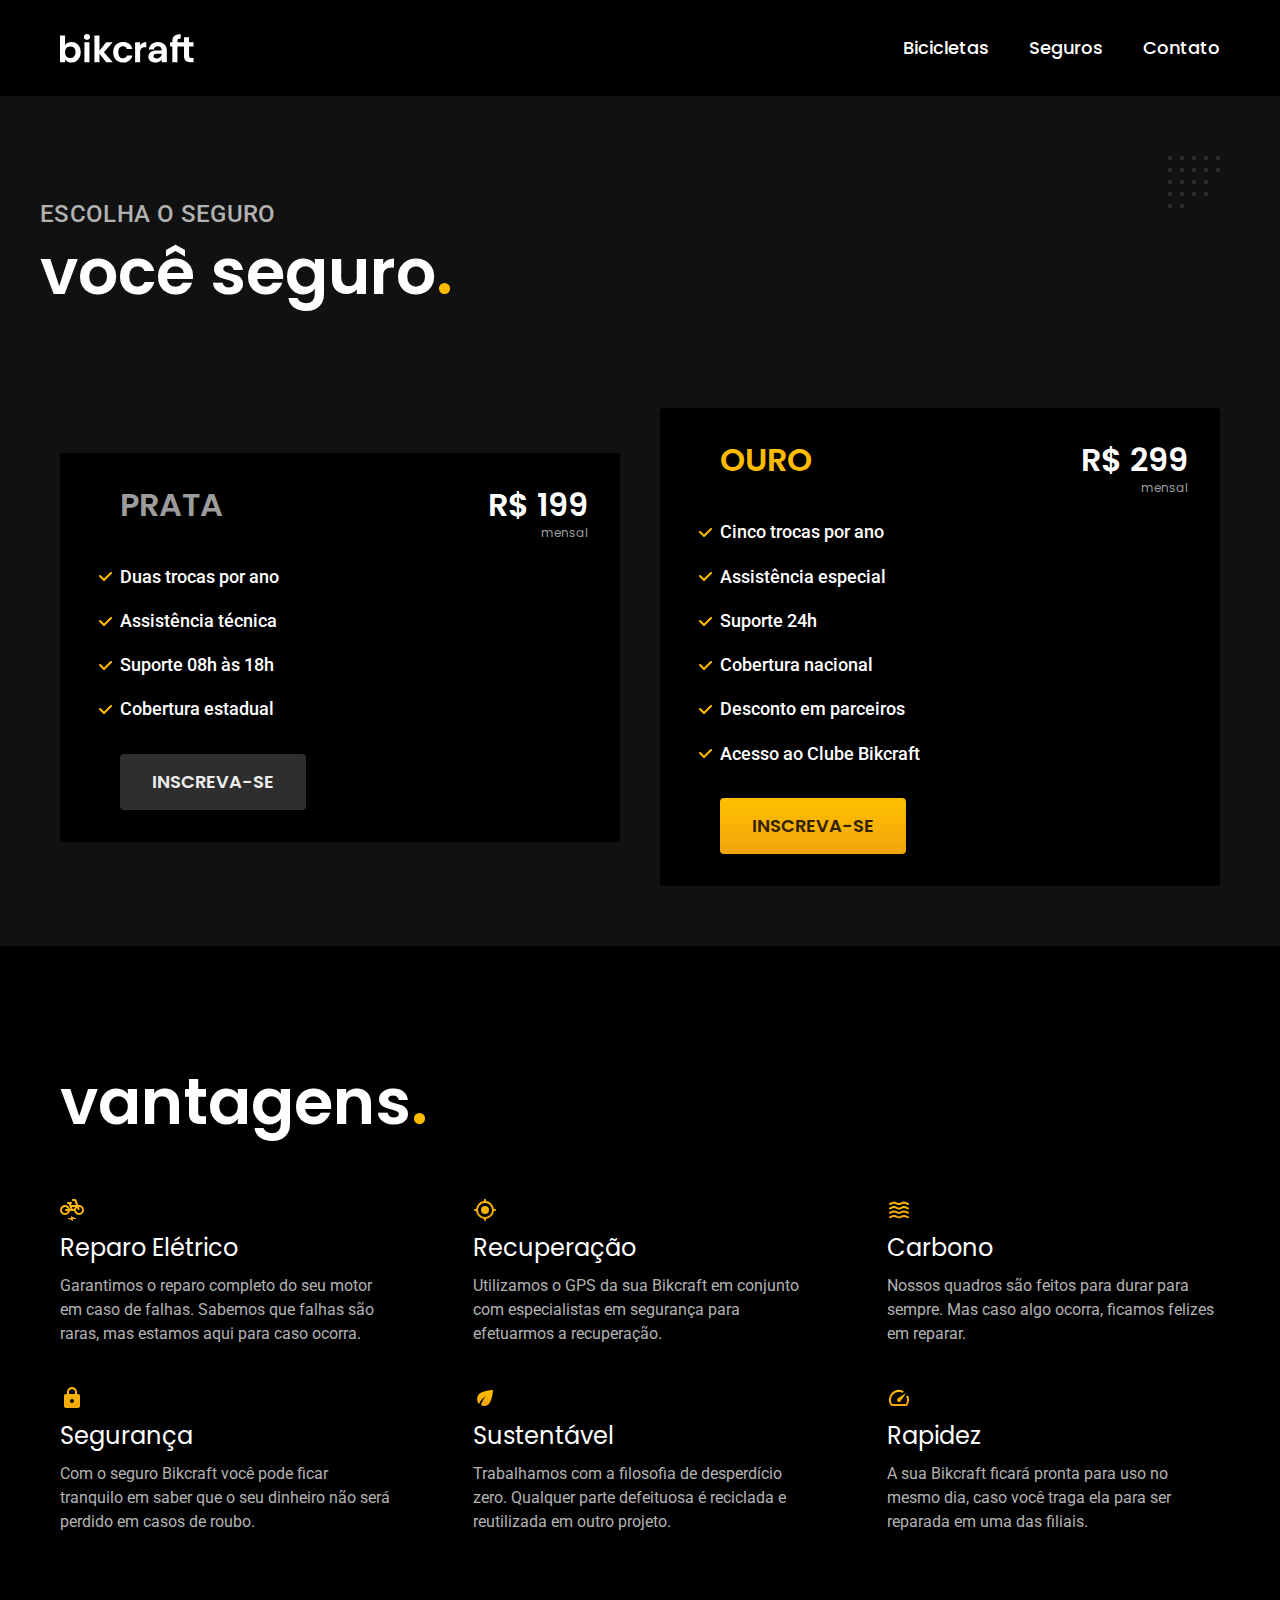
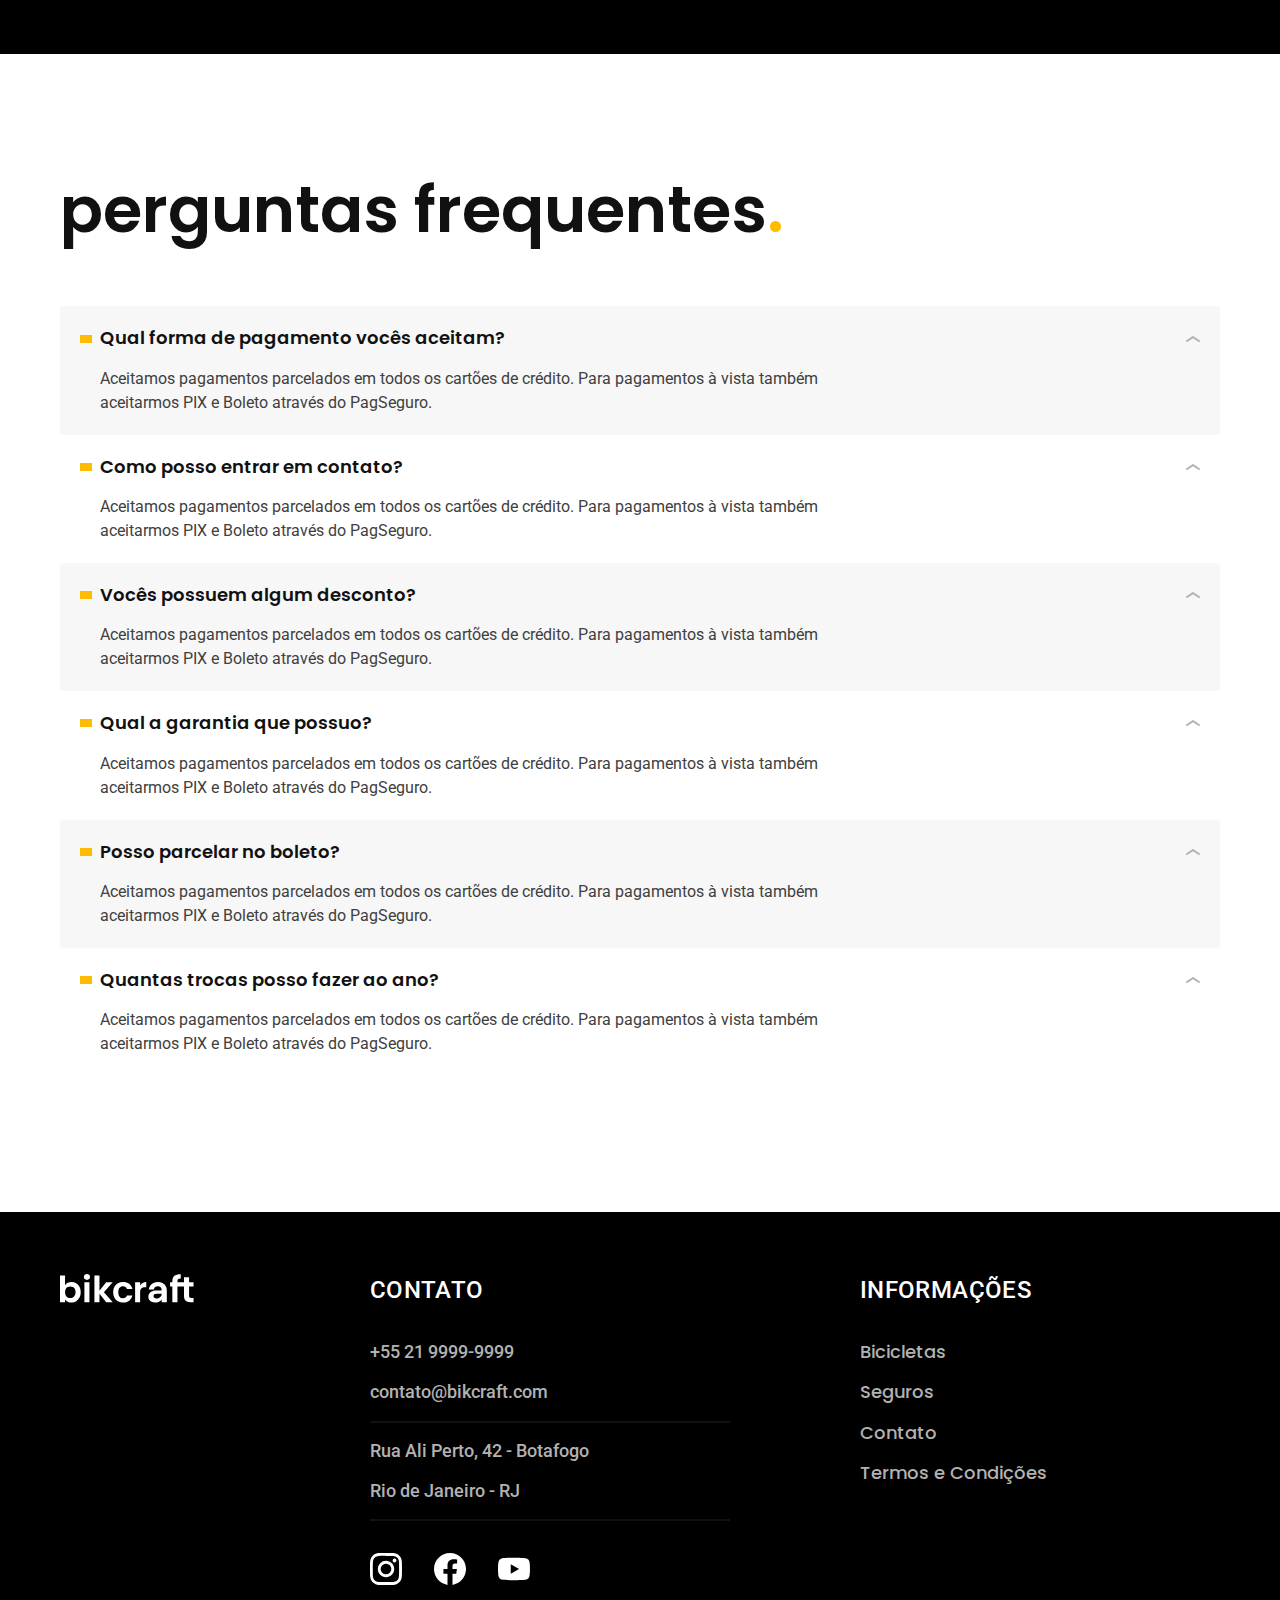
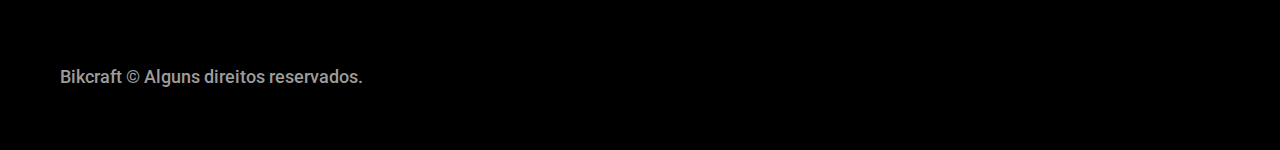
<file: seguros.html>
<!DOCTYPE html>
<html lang="pt-BR">
  <head>
    <meta charset="UTF-8" />
    <meta http-equiv="X-UA-Compatible" content="IE=edge" />
    <meta name="viewport" content="width=device-width, initial-scale=1.0" />
    <meta
      name="description"
      content="Bicicletas elétricas de alta precisão e qualidade, feitas sob medida para o cliente. Explore o mundo na sua velocidade com a Bikcraft"
    />
    <title>Seguros | Bikcraft</title>
    <link rel="shortcut icon" href="/favicon.svg" type="image/x-icon" width="32"
    height="32"/>
    <link rel="preload" href="./css/style.css" as="style"/>
    <link rel="stylesheet" href="./css/style.css" />
    <link rel="preconnect" href="https://fonts.googleapis.com" />
    <link rel="preconnect" href="https://fonts.gstatic.com" crossorigin />
    <link
      href="https://fonts.googleapis.com/css2?family=Fira+Sans:wght@100&family=Merriweather:ital,wght@1,900&family=Poppins:wght@400;600&family=Roboto:wght@400;500&display=swap"
      rel="stylesheet"
    />
  </head>
  <body id="seguros">
    <header class="header-bg">
      <div class="header container">
        <a href="./"><img src="./img/bikcraft.svg" alt="Bikcraft" width="136"
          height="32"/></a>
        <nav aria-label="Primária">
          <ul class="header-menu font-1-m cor-0">
            <li><a href="./bicicletas.html">Bicicletas</a></li>
            <li><a href="./seguros.html">Seguros</a></li>
            <li><a href="./contato.html">Contato</a></li>
          </ul>
        </nav>
      </div>
    </header>
    <main class="seguros-bg">
      <div class="titulo-bg">
        <div class="titulo container">
          <p class="font-2-l-b cor-5">ESCOLHA O SEGURO</p></p>
          <h1 class="font-1-xxl cor-0">
            você seguro<span class="cor-p1">.</span>
          </h1>
        </div>
      </div>
        <div class="seguros container">
          <div class="seguros-item">
            <h3 class="font-1-xl cor-6">PRATA</h3>
            <span class="font-1-xl cor-0"
              >R$ 199 <span class="font-1-xs cor-6">mensal</span></span
            >
            <ul class="font-2-m cor-0">
              <li>Duas trocas por ano</li>
              <li>Assistência técnica</li>
              <li>Suporte 08h às 18h</li>
              <li>Cobertura estadual</li>
            </ul>
            <a class="botao secundario" href="./orcamento.html">Inscreva-se</a>
          </div>
          <div class="seguros-item">
            <h3 class="font-1-xl cor-p1">OURO</h3>
            <span class="font-1-xl cor-0"
              >R$ 299 <span class="font-1-xs cor-6">mensal</span></span
            >
            <ul class="font-2-m cor-0">
              <li>Cinco trocas por ano</li>
              <li>Assistência especial</li>
              <li>Suporte 24h</li>
              <li>Cobertura nacional</li>
              <li>Desconto em parceiros</li>
              <li>Acesso ao Clube Bikcraft</li>
            </ul>
            <a class="botao" href="./orcamento.html">Inscreva-se</a>
          </div>
        </div>
    </main>

    <article class="vantagens-bg">
      <div class="vantagens container">
        <h2 class="font-1-xxl cor-0">
          vantagens<span class="cor-p1">.</span>
        </h2>
        <ul>
          <li>
            <img src="./img/icones/eletrica.svg" alt="" width="24"
            height="24">
            <h3 class="font-1-l cor-0">Reparo Elétrico</h3>
            <p class="font-2-s cor-5">Garantimos o reparo completo do seu motor em caso de falhas. Sabemos que falhas são raras, mas estamos aqui para caso ocorra.</p>
          </li>
          <li>
            <img src="./img/icones/rastreador.svg" alt="" width="24"
            height="24">
            <h3 class="font-1-l cor-0">Recuperação</h3>
            <p class="font-2-s cor-5">Utilizamos o GPS da sua Bikcraft em conjunto com especialistas em segurança para efetuarmos a recuperação.</p>
          </li><li>
            <img src="./img/icones/carbono.svg" alt="" width="24"
            height="24">
            <h3 class="font-1-l cor-0">Carbono</h3>
            <p class="font-2-s cor-5">Nossos quadros são feitos para durar para sempre. Mas caso algo ocorra, ficamos felizes em reparar.</p>
          </li><li>
            <img src="./img/icones/seguro.svg" alt="" width="24"
            height="24">
            <h3 class="font-1-l cor-0">Segurança</h3>
            <p class="font-2-s cor-5">Com o seguro Bikcraft você pode ficar tranquilo em saber que o seu dinheiro não será perdido em casos de roubo.</p>
          </li><li>
            <img src="./img/icones/sustentavel.svg" alt="" width="24"
            height="24">
            <h3 class="font-1-l cor-0">Sustentável</h3>
            <p class="font-2-s cor-5">Trabalhamos com a filosofia de desperdício zero. Qualquer parte defeituosa é reciclada e reutilizada em outro projeto.</p>
          </li><li>
            <img src="./img/icones/velocidade.svg" alt="" width="24"
            height="24">
            <h3 class="font-1-l cor-0">Rapidez</h3>
            <p class="font-2-s cor-5">A sua Bikcraft ficará pronta para uso no mesmo dia, caso você traga ela para ser reparada em uma das filiais.</p>
          </li>
        </ul>
      </div>
    </article>
    <article class="perguntas container">
      <h2 class="font-1-xxl">
          perguntas frequentes<span class="cor-p1">.</span>
      </h2>
    <dl>
      <div>
        <dt class="font-1-m-b">Qual forma de pagamento vocês aceitam?</dt>
        <dd class="font-2-s cor-9">Aceitamos pagamentos parcelados em todos os cartões de crédito. Para pagamentos à vista também aceitarmos PIX e Boleto através do PagSeguro.</dd>
      </div>
      <div>
        <dt class="font-1-m-b">Como posso entrar em contato?</dt>
        <dd class="font-2-s cor-9">Aceitamos pagamentos parcelados em todos os cartões de crédito. Para pagamentos à vista também aceitarmos PIX e Boleto através do PagSeguro.</dd>
      </div>
      <div>
        <dt class="font-1-m-b">Vocês possuem algum desconto?</dt>
        <dd class="font-2-s cor-9">Aceitamos pagamentos parcelados em todos os cartões de crédito. Para pagamentos à vista também aceitarmos PIX e Boleto através do PagSeguro.</dd>
      </div>
      <div>
        <dt class="font-1-m-b">Qual a garantia que possuo?</dt>
        <dd class="font-2-s cor-9">Aceitamos pagamentos parcelados em todos os cartões de crédito. Para pagamentos à vista também aceitarmos PIX e Boleto através do PagSeguro.</dd>
      </div>
      <div>
        <dt class="font-1-m-b">Posso parcelar no boleto?</dt>
        <dd class="font-2-s cor-9">Aceitamos pagamentos parcelados em todos os cartões de crédito. Para pagamentos à vista também aceitarmos PIX e Boleto através do PagSeguro.</dd>
      </div>
      <div>
        <dt class="font-1-m-b">Quantas trocas posso fazer ao ano?</dt>
        <dd class="font-2-s cor-9">Aceitamos pagamentos parcelados em todos os cartões de crédito. Para pagamentos à vista também aceitarmos PIX e Boleto através do PagSeguro.</dd>
      </div>
    </dl>
    </article>
    <footer class="footer-bg">
      <div class="footer container">
        <img src="./img/bikcraft.svg" alt="Bikcraft" />
        <div class="footer-contato">
          <h3 class="font-2-l-b cor-0">Contato</h3>
          <ul class="font-2-m cor-5">
            <li><a href="tel:+5521999999999">+55 21 9999-9999</a></li>
            <li>
              <a href="mailto:contato@bikcraft.com">contato@bikcraft.com</a>
            </li>
            <li>Rua Ali Perto, 42 - Botafogo</li>
            <li>Rio de Janeiro - RJ</li>
          </ul>
          <div class="footer-redes">
            <a href="./">
              <img src="./img/redes/instagram.svg" alt="Instagram" width="32"
              height="32"/>
            </a>
            <a href="./">
              <img src="./img/redes/facebook.svg" alt="Facebook" width="32"
              height="32"/>
            </a>
            <a href="./">
              <img src="./img/redes/youtube.svg" alt="Youtube" width="32"
              height="32"/>
            </a>
          </div>
        </div>
        <div class="footer-informacoes">
          <h3 class="font-2-l-b cor-0">Informações</h3>
          <nav>
            <ul class="font-1-m cor-5">
              <li><a href="./bicicletas.html">Bicicletas</a></li>
              <li><a href="./seguros.html">Seguros</a></li>
              <li><a href="./contato.html">Contato</a></li>
              <li><a href="./termos.html">Termos e Condições</a></li>
            </ul>
          </nav>
        </div>
        <p class="footer-copy font-2-m cor-6">
          Bikcraft © Alguns direitos reservados.
        </p>
      </div>
    </footer>
  </body>
</html>
</file>
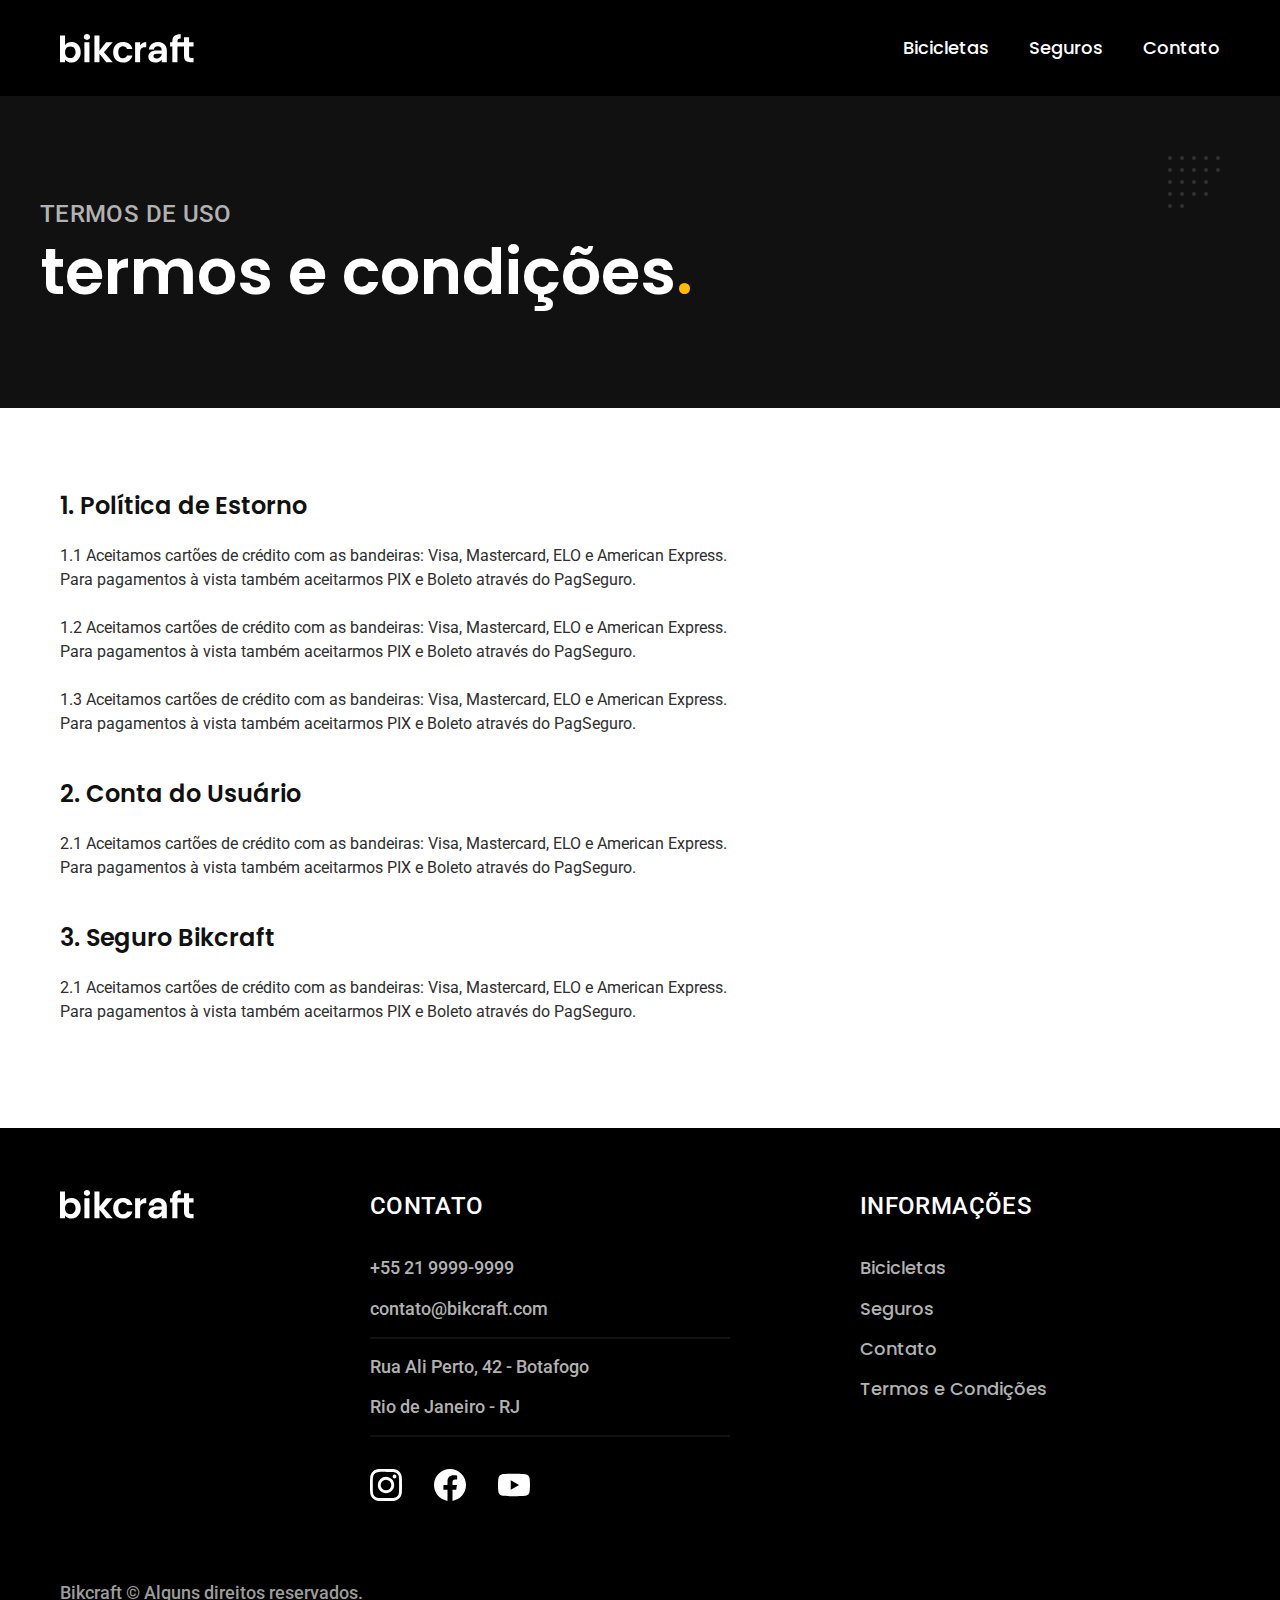
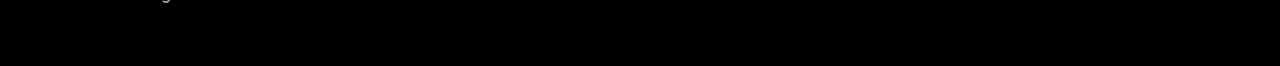
<file: termos.html>
<!DOCTYPE html>
<html lang="pt-BR">
  <head>
    <meta charset="UTF-8" />
    <meta http-equiv="X-UA-Compatible" content="IE=edge" />
    <meta name="viewport" content="width=device-width, initial-scale=1.0" />
    <meta
      name="description"
      content="Bicicletas elétricas de alta precisão e qualidade, feitas sob medida para o cliente. Explore o mundo na sua velocidade com a Bikcraft"
    />
    <title>Termos e Condições | Bikcraft</title>
    <link
      rel="shortcut icon"
      href="/favicon.svg"
      type="image/x-icon"
      width="32"
      height="32"
    />
    <link rel="preload" href="./css/style.css" as="style" />
    <link rel="stylesheet" href="./css/style.css" />
    <link rel="preconnect" href="https://fonts.googleapis.com" />
    <link rel="preconnect" href="https://fonts.gstatic.com" crossorigin />
    <link
      href="https://fonts.googleapis.com/css2?family=Fira+Sans:wght@100&family=Merriweather:ital,wght@1,900&family=Poppins:wght@400;600&family=Roboto:wght@400;500&display=swap"
      rel="stylesheet"
    />
  </head>
  <body id="termos">
    <header class="header-bg">
      <div class="header container">
        <a href="./"
          ><img src="./img/bikcraft.svg" alt="Bikcraft" width="136" height="32"
        /></a>
        <nav aria-label="Primária">
          <ul class="header-menu font-1-m cor-0">
            <li><a href="./bicicletas.html">Bicicletas</a></li>
            <li><a href="./seguros.html">Seguros</a></li>
            <li><a href="./contato.html">Contato</a></li>
          </ul>
        </nav>
      </div>
    </header>
    <main>
      <div class="titulo-bg">
        <div class="titulo container">
          <p class="font-2-l-b cor-5">TERMOS DE USO</p>
          <h1 class="font-1-xxl cor-0">
            termos e condições<span class="cor-p1">.</span>
          </h1>
        </div>
      </div>

      <div class="termos container font-2-s cor-10">
        <h2 class="font-1-l cor-11">1. Política de Estorno</h2>
        <p>
          1.1 Aceitamos cartões de crédito com as bandeiras: Visa, Mastercard,
          ELO e American Express. Para pagamentos à vista também aceitarmos PIX
          e Boleto através do PagSeguro.
        </p>
        <p>
          1.2 Aceitamos cartões de crédito com as bandeiras: Visa, Mastercard,
          ELO e American Express. Para pagamentos à vista também aceitarmos PIX
          e Boleto através do PagSeguro.
        </p>
        <p>
          1.3 Aceitamos cartões de crédito com as bandeiras: Visa, Mastercard,
          ELO e American Express. Para pagamentos à vista também aceitarmos PIX
          e Boleto através do PagSeguro.
        </p>
        <h2 class="font-1-l cor-11">2. Conta do Usuário</h2>
        <p>
          2.1 Aceitamos cartões de crédito com as bandeiras: Visa, Mastercard,
          ELO e American Express. Para pagamentos à vista também aceitarmos PIX
          e Boleto através do PagSeguro.
        </p>
        <h2 class="font-1-l cor-11">3. Seguro Bikcraft</h2>
        <p>
          2.1 Aceitamos cartões de crédito com as bandeiras: Visa, Mastercard,
          ELO e American Express. Para pagamentos à vista também aceitarmos PIX
          e Boleto através do PagSeguro.
        </p>
      </div>
    </main>
    <footer class="footer-bg">
      <div class="footer container">
        <img src="./img/bikcraft.svg" alt="Bikcraft" width="136" height="32" />
        <div class="footer-contato">
          <h3 class="font-2-l-b cor-0">Contato</h3>
          <ul class="font-2-m cor-5">
            <li><a href="tel:+5521999999999">+55 21 9999-9999</a></li>
            <li>
              <a href="mailto:contato@bikcraft.com">contato@bikcraft.com</a>
            </li>
            <li>Rua Ali Perto, 42 - Botafogo</li>
            <li>Rio de Janeiro - RJ</li>
          </ul>
          <div class="footer-redes">
            <a href="./">
              <img
                src="./img/redes/instagram.svg"
                alt="Instagram"
                width="32"
                height="32"
              />
            </a>
            <a href="./">
              <img
                src="./img/redes/facebook.svg"
                alt="Facebook"
                width="32"
                height="32"
              />
            </a>
            <a href="./">
              <img
                src="./img/redes/youtube.svg"
                alt="Youtube"
                width="32"
                height="32"
              />
            </a>
          </div>
        </div>
        <div class="footer-informacoes">
          <h3 class="font-2-l-b cor-0">Informações</h3>
          <nav>
            <ul class="font-1-m cor-5">
              <li><a href="./bicicletas.html">Bicicletas</a></li>
              <li><a href="./seguros.html">Seguros</a></li>
              <li><a href="./contato.html">Contato</a></li>
              <li><a href="./termos.html">Termos e Condições</a></li>
            </ul>
          </nav>
        </div>
        <p class="footer-copy font-2-m cor-6">
          Bikcraft © Alguns direitos reservados.
        </p>
      </div>
    </footer>
  </body>
</html>
</file>
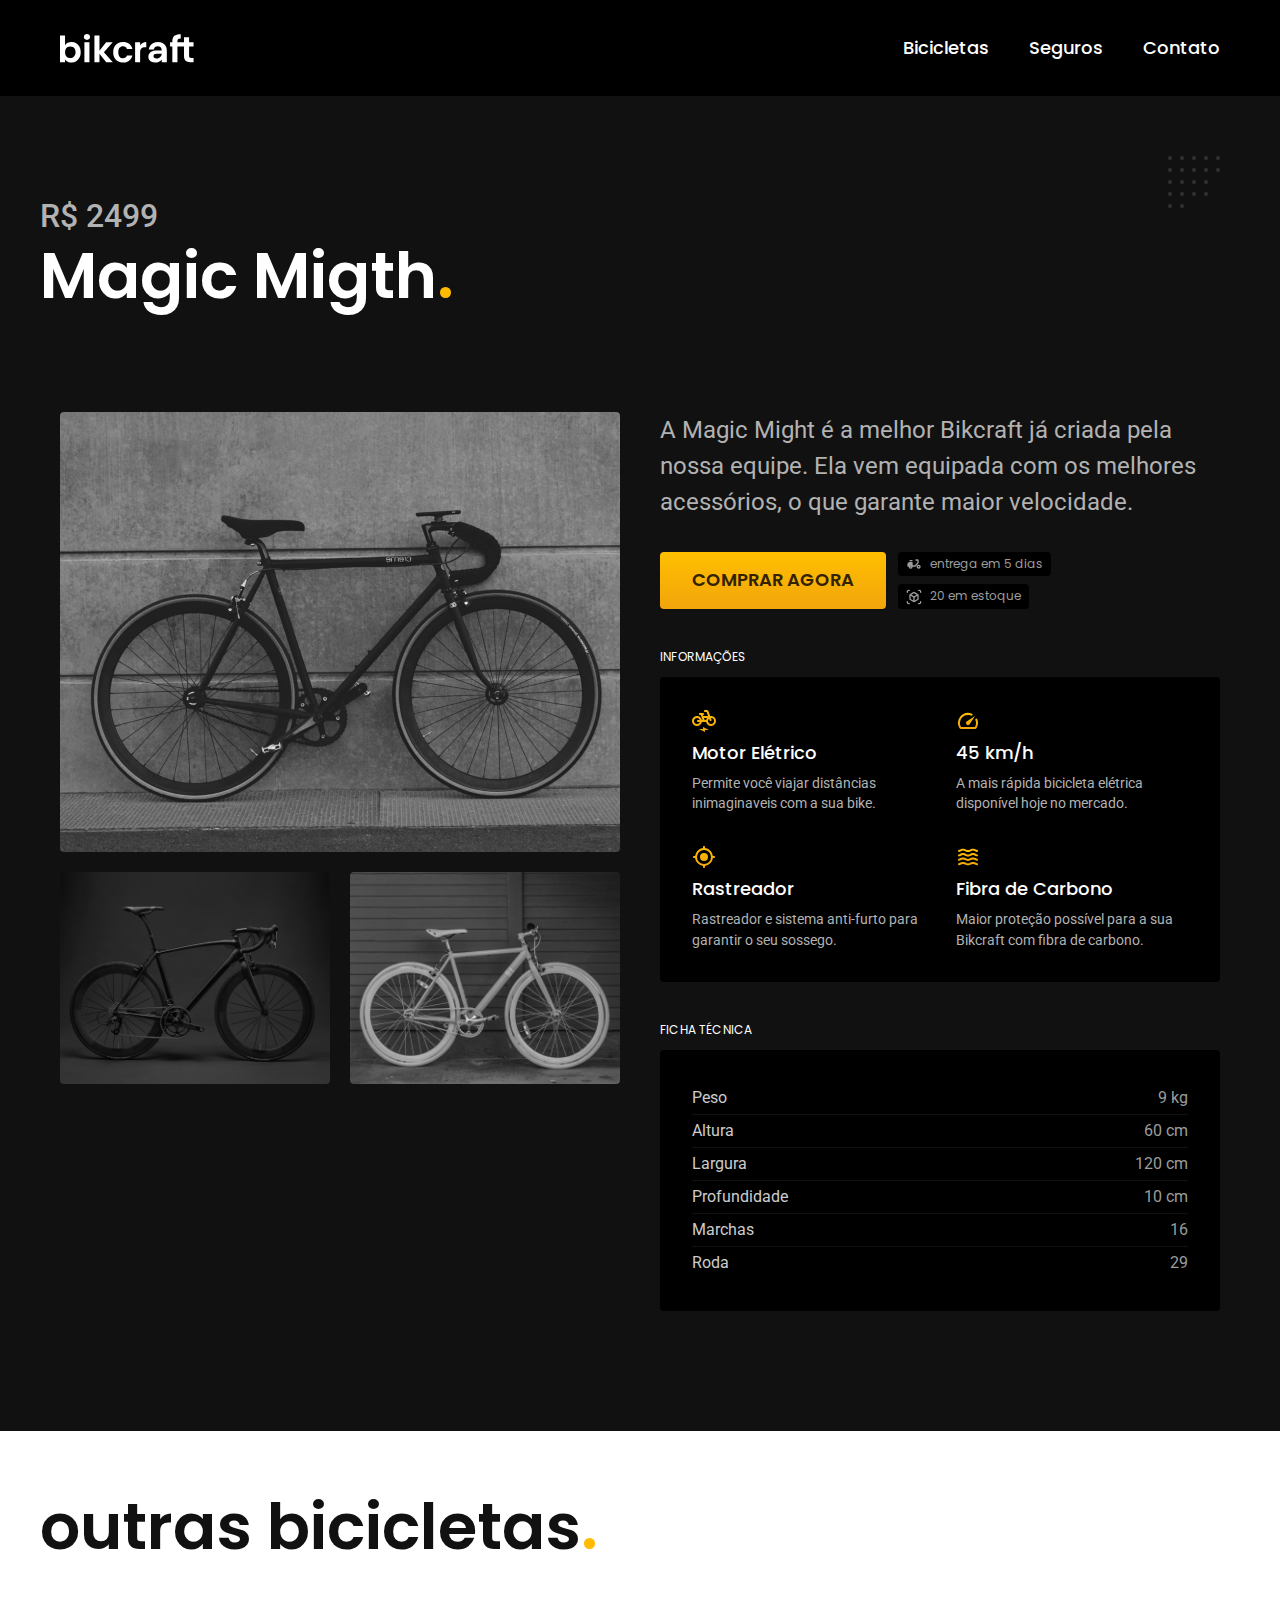
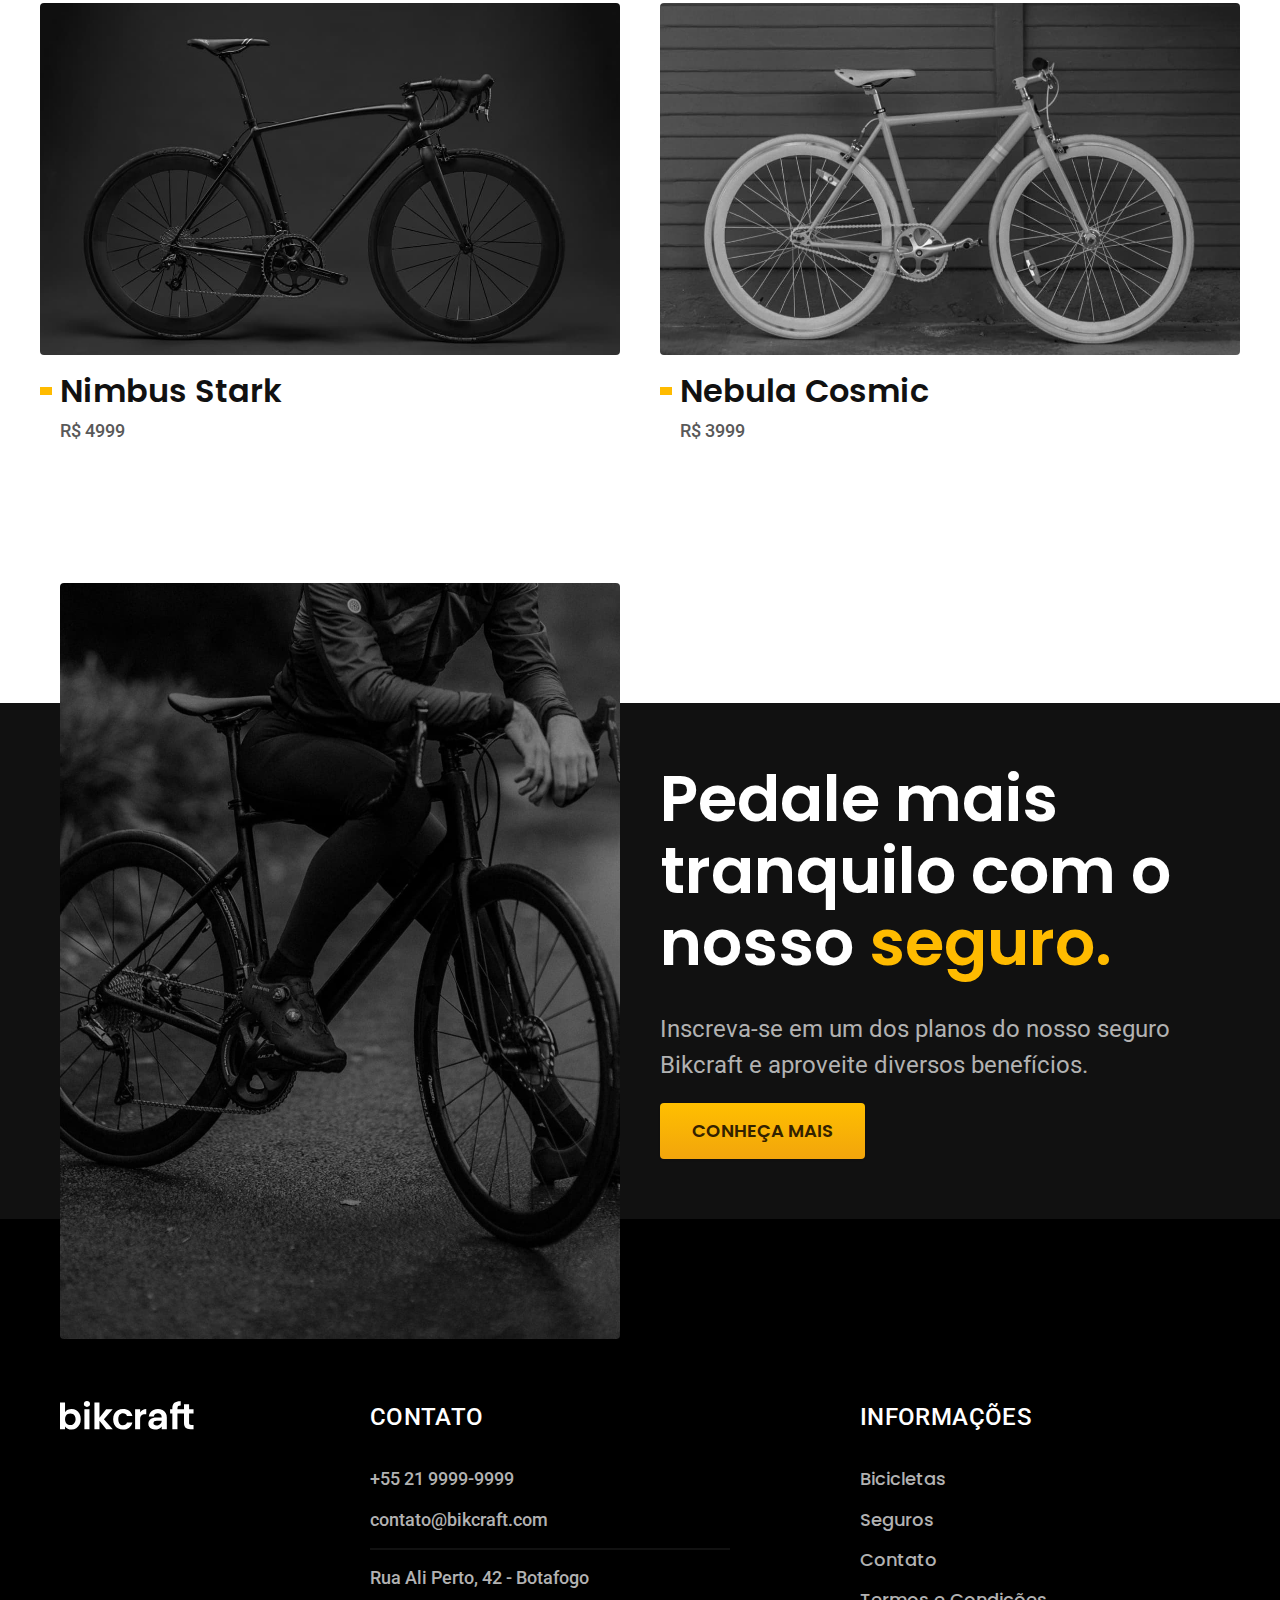
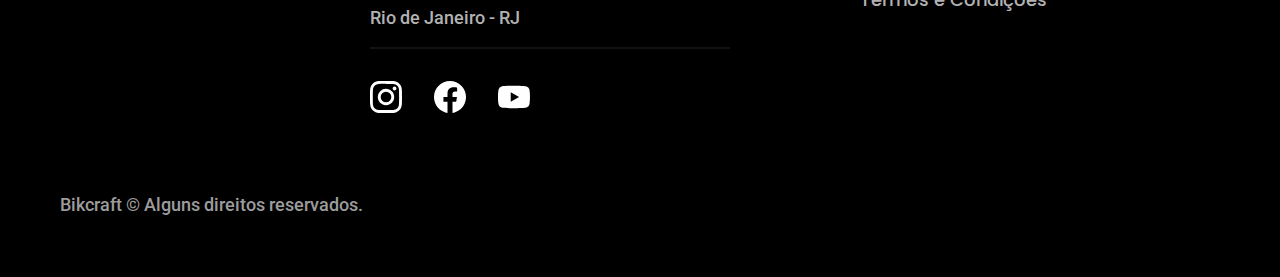
<file: bicicletas/magic.html>
<!DOCTYPE html>
<html lang="pt-BR">
  <head>
    <meta charset="UTF-8" />
    <meta http-equiv="X-UA-Compatible" content="IE=edge" />
    <meta name="viewport" content="width=device-width, initial-scale=1.0" />
    <meta
      name="description"
      content="Bicicletas elétricas de alta precisão e qualidade, feitas sob medida para o cliente. Explore o mundo na sua velocidade com a Bikcraft"
    />
    <title>Magic | Bikcraft</title>
    <link rel="shortcut icon" href="/favicon.svg" type="image/x-icon" />
    <link rel="stylesheet" href="../css/style.css" />
    <link rel="preconnect" href="https://fonts.googleapis.com" />
    <link rel="preconnect" href="https://fonts.gstatic.com" crossorigin />
    <link
      href="https://fonts.googleapis.com/css2?family=Fira+Sans:wght@100&family=Merriweather:ital,wght@1,900&family=Poppins:wght@400;600&family=Roboto:wght@400;500&display=swap"
      rel="stylesheet"
    />
  </head>
  <body id="bicicleta">
    <header class="header-bg">
      <div class="header container">
        <a href="../"><img src="../img/bikcraft.svg" alt="Bikcraft" /></a>
        <nav aria-label="Primária">
          <ul class="header-menu font-1-m cor-0">
            <li><a href="../bicicletas.html">Bicicletas</a></li>
            <li><a href="../seguros.html">Seguros</a></li>
            <li><a href="../contato.html">Contato</a></li>
          </ul>
        </nav>
      </div>
    </header>
    <main class="titulo-bg">
      <div>
        <div class="titulo container">
          <p class="font-2-xl cor-5">R$ 2499</p>
          <h1 class="font-1-xxl cor-0">
            Magic Migth<span class="cor-p1">.</span>
          </h1>
        </div>
      </div>
      <div class="bicicleta container">
        <div class="bicicleta-imagens">
          <img src="../img/bicicleta/nimbus2.jpg" alt="Bicicleta preta" />
          <img src="../img/bicicleta/nimbus1.jpg" alt="Bicicleta preta" />
          <img src="../img/bicicleta/nimbus3.jpg" alt="Bicicleta preta" />
        </div>
        <div class="bicicleta-conteudo">
          <p class="font-2-l cor-5">
            A Magic Might é a melhor Bikcraft já criada pela nossa equipe. Ela
            vem equipada com os melhores acessórios, o que garante maior
            velocidade.
          </p>
          <div class="bicicleta-comprar">
            <a class="botao" href="../orcamento.html">Comprar Agora</a>
            <span class="font-1-xs cor-6">
              <img src="../img/icones/entrega.svg" alt="" />
              entrega em 5 dias
            </span>
            <span class="font-1-xs cor-6">
              <img src="../img/icones/estoque.svg" alt="" />
              20 em estoque
            </span>
          </div>
          <h2 class="font-1-xs cor-0">Informações</h2>
          <ul class="bicicleta-informacoes">
            <li>
              <img src="../img/icones/eletrica.svg" alt="" />
              <h3 class="font-1-m cor-0">Motor Elétrico</h3>
              <p class="font-2-xs cor-5">
                Permite você viajar distâncias inimaginaveis com a sua bike.
              </p>
            </li>
            <li>
              <img src="../img/icones/velocidade.svg" alt="" />
              <h3 class="font-1-m cor-0">45 km/h</h3>
              <p class="font-2-xs cor-5">
                A mais rápida bicicleta elétrica disponível hoje no mercado.
              </p>
            </li>
            <li>
              <img src="../img/icones/rastreador.svg" alt="" />
              <h3 class="font-1-m cor-0">Rastreador</h3>
              <p class="font-2-xs cor-5">
                Rastreador e sistema anti-furto para garantir o seu sossego.
              </p>
            </li>
            <li>
              <img src="../img/icones/carbono.svg" alt="" />
              <h3 class="font-1-m cor-0">Fibra de Carbono</h3>
              <p class="font-2-xs cor-5">
                Maior proteção possível para a sua Bikcraft com fibra de
                carbono.
              </p>
            </li>
          </ul>
          <h2 class="font-1-xs cor-0">Ficha Técnica</h2>
          <ul class="bicicleta-ficha font-2-s cor-4">
            <li>Peso<span>9 kg</span></li>
            <li>Altura<span>60 cm</span></li>
            <li>Largura<span>120 cm</span></li>
            <li>Profundidade<span>10 cm</span></li>
            <li>Marchas<span>16</span></li>
            <li>Roda<span>29</span></li>
          </ul>
        </div>
      </div>
    </main>
    <article class="bicicletas-lista container">
      <h2 class="font-1-xxl">outras bicicletas<span class="cor-p1">.</span></h2>
      <ul>
        <li>
          <a href="./nimbus.html">
            <img src="../img/bicicletas/nimbus.jpg" alt="Bicicleta preta" />
            <h3 class="font-1-xl">Nimbus Stark</h3>
            <span class="font-2-m cor-8">R$ 4999</span>
          </a>
        </li>
        <li>
          <a href="./nebula.html">
            <img src="../img/bicicletas/nebula.jpg" alt="Bicicleta preta" />
            <h3 class="font-1-xl">Nebula Cosmic</h3>
            <span class="font-2-m cor-8">R$ 3999</span>
          </a>
        </li>
      </ul>
    </article>
    <article class="seguro-bg">
      <div class="seguro container">
        <div class="seguro-imagem">
          <img
            src="../img/fotos/seguros.jpg"
            alt="Pessoa parada em cima de uma bicicleta"
          />
        </div>
        <div class="seguro-conteudo">
          <h2 class="font-1-xxl cor-0">
            Pedale mais tranquilo com o nosso
            <span class="cor-p1">seguro.</span>
          </h2>
          <p class="font-2-l cor-5">
            Inscreva-se em um dos planos do nosso seguro Bikcraft e aproveite
            diversos benefícios.
          </p>
          <a class="botao" href="../seguros.html">Conheça Mais</a>
        </div>
      </div>
    </article>
    <footer class="footer-bg">
      <div class="footer container">
        <img src="../img/bikcraft.svg" alt="Bikcraft" />
        <div class="footer-contato">
          <h3 class="font-2-l-b cor-0">Contato</h3>
          <ul class="font-2-m cor-5">
            <li><a href="tel:+5521999999999">+55 21 9999-9999</a></li>
            <li>
              <a href="mailto:contato@bikcraft.com">contato@bikcraft.com</a>
            </li>
            <li>Rua Ali Perto, 42 - Botafogo</li>
            <li>Rio de Janeiro - RJ</li>
          </ul>
          <div class="footer-redes">
            <a href="../">
              <img src="../img/redes/instagram.svg" alt="Instagram" />
            </a>
            <a href="../">
              <img src="../img/redes/facebook.svg" alt="Facebook" />
            </a>
            <a href="../">
              <img src="../img/redes/youtube.svg" alt="Youtube" />
            </a>
          </div>
        </div>
        <div class="footer-informacoes">
          <h3 class="font-2-l-b cor-0">Informações</h3>
          <nav>
            <ul class="font-1-m cor-5">
              <li><a href="../bicicletas.html">Bicicletas</a></li>
              <li><a href="../seguros.html">Seguros</a></li>
              <li><a href="../contato.html">Contato</a></li>
              <li><a href="../termos.html">Termos e Condições</a></li>
            </ul>
          </nav>
        </div>
        <p class="footer-copy font-2-m cor-6">
          Bikcraft © Alguns direitos reservados.
        </p>
      </div>
    </footer>
  </body>
</html>
</file>
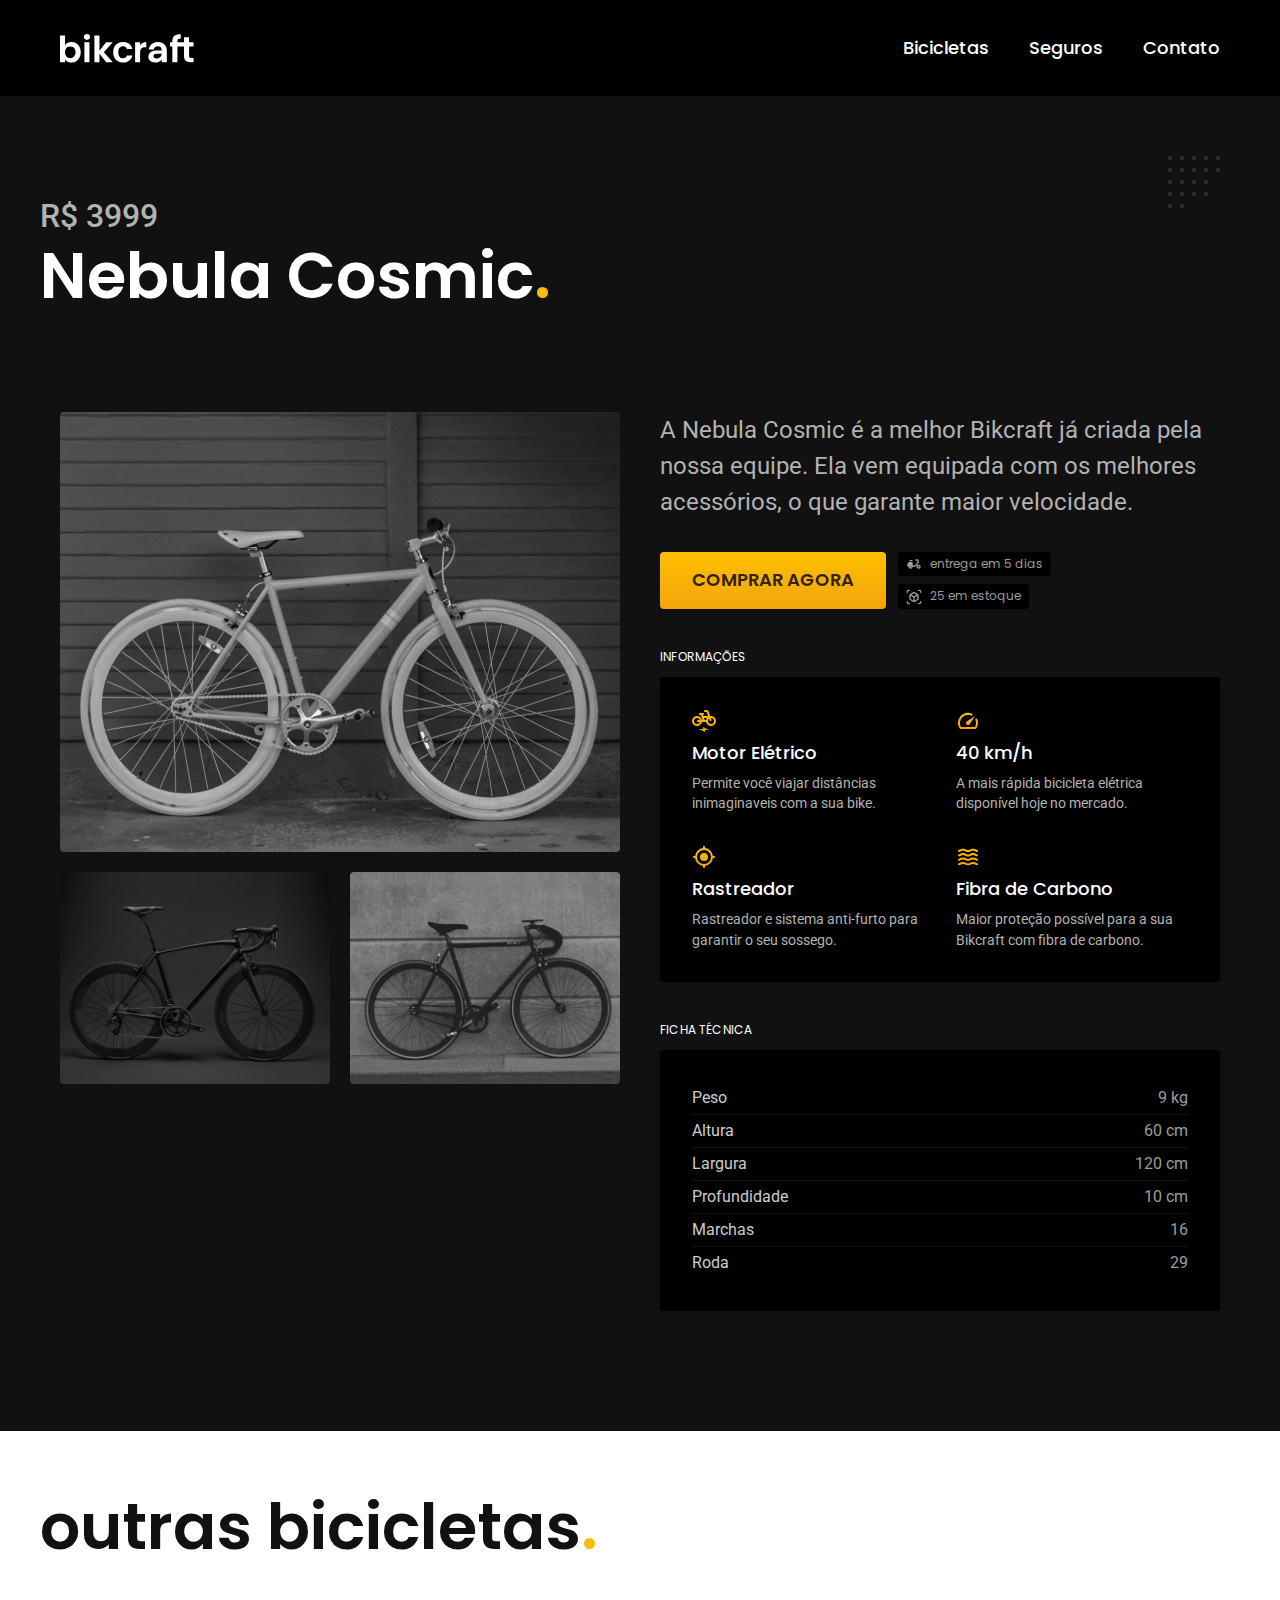
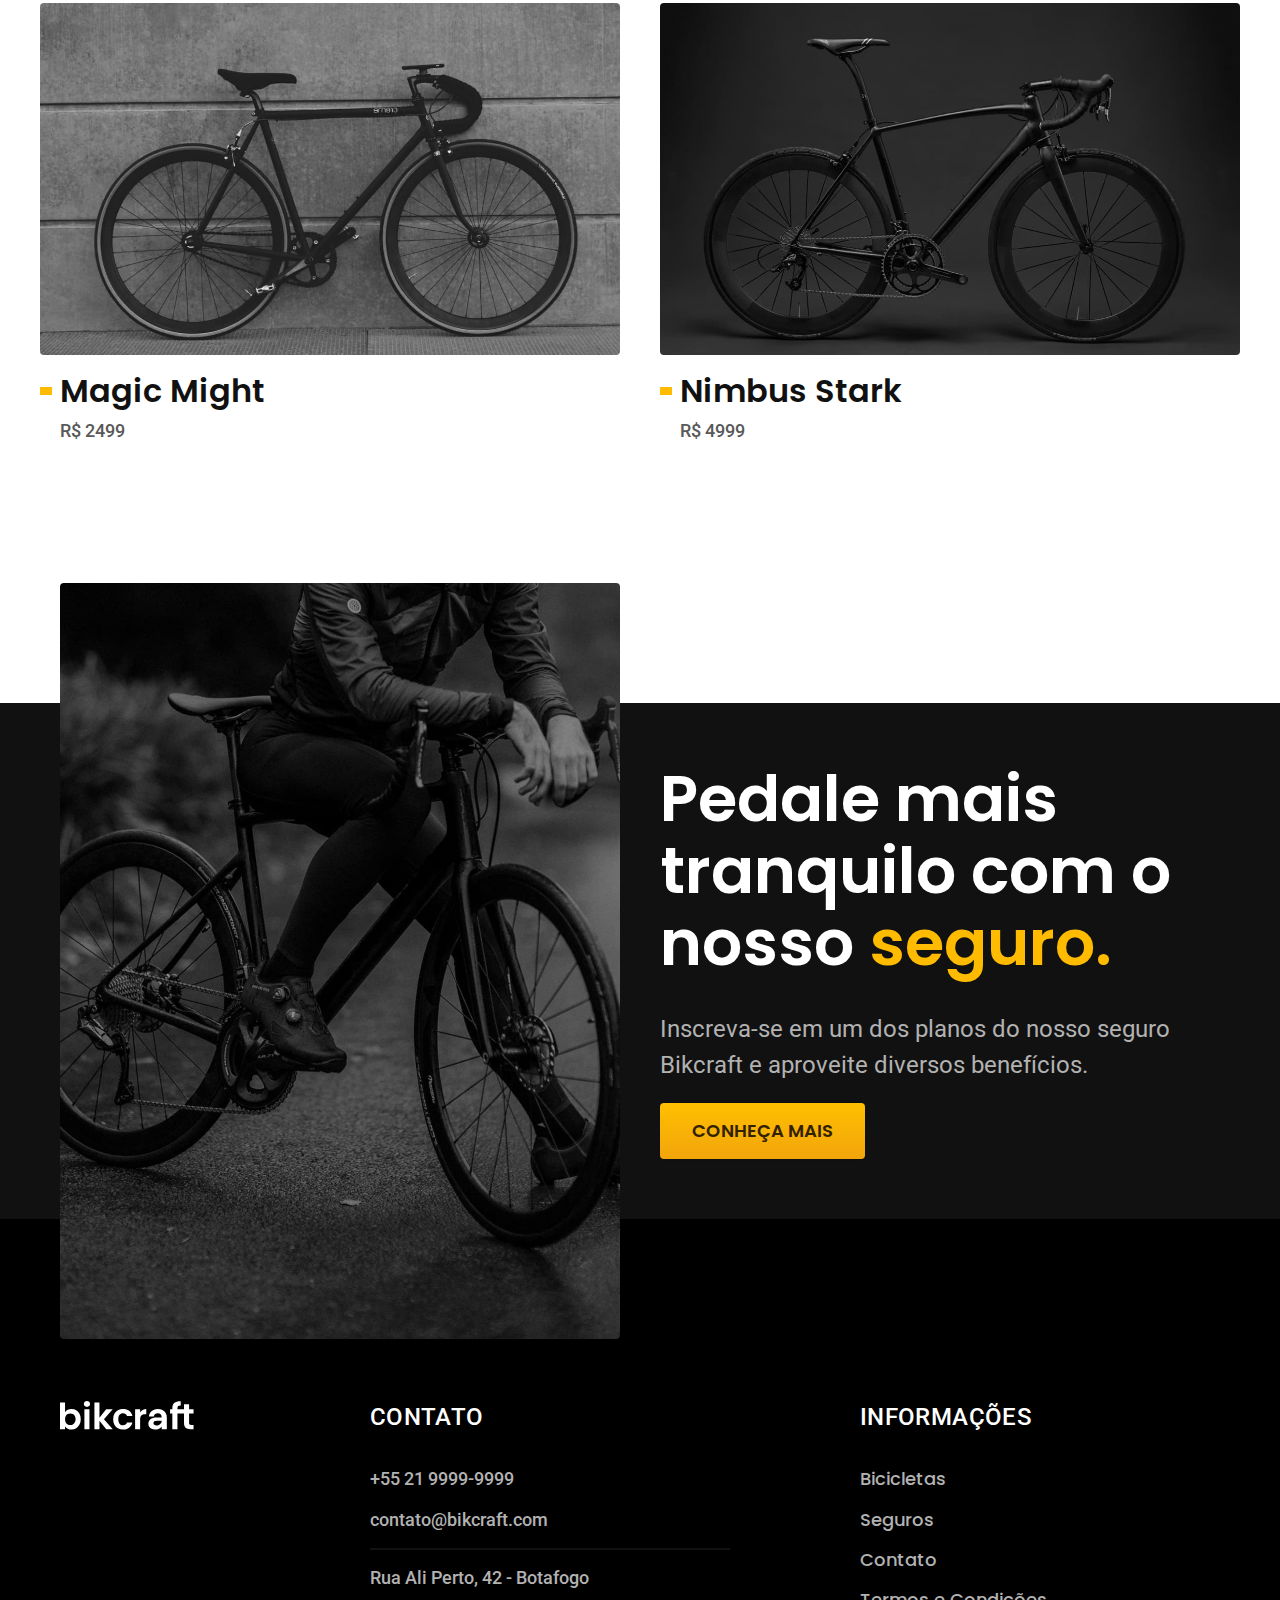
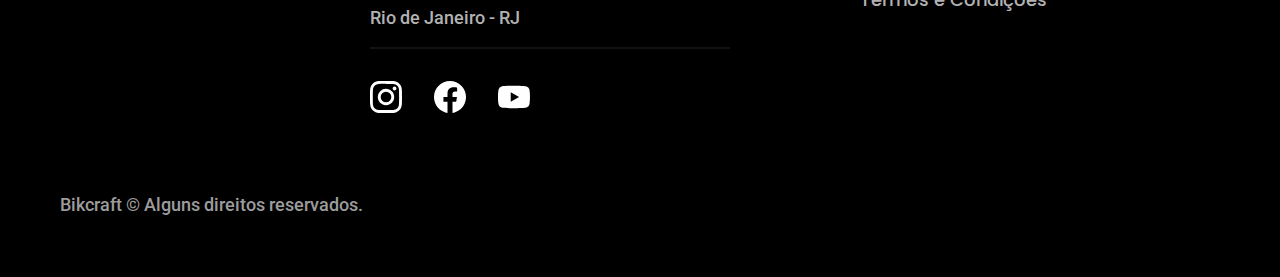
<file: bicicletas/nebula.html>
<!DOCTYPE html>
<html lang="pt-BR">
  <head>
    <meta charset="UTF-8" />
    <meta http-equiv="X-UA-Compatible" content="IE=edge" />
    <meta name="viewport" content="width=device-width, initial-scale=1.0" />
    <meta
      name="description"
      content="Bicicletas elétricas de alta precisão e qualidade, feitas sob medida para o cliente. Explore o mundo na sua velocidade com a Bikcraft"
    />
    <title>Nebula | Bikcraft</title>
    <link rel="shortcut icon" href="/favicon.svg" type="image/x-icon" />
    <link rel="stylesheet" href="../css/style.css" />
    <link rel="preconnect" href="https://fonts.googleapis.com" />
    <link rel="preconnect" href="https://fonts.gstatic.com" crossorigin />
    <link
      href="https://fonts.googleapis.com/css2?family=Fira+Sans:wght@100&family=Merriweather:ital,wght@1,900&family=Poppins:wght@400;600&family=Roboto:wght@400;500&display=swap"
      rel="stylesheet"
    />
  </head>
  <body id="bicicleta">
    <header class="header-bg">
      <div class="header container">
        <a href="../"><img src="../img/bikcraft.svg" alt="Bikcraft" /></a>
        <nav aria-label="Primária">
          <ul class="header-menu font-1-m cor-0">
            <li><a href="../bicicletas.html">Bicicletas</a></li>
            <li><a href="../seguros.html">Seguros</a></li>
            <li><a href="../contato.html">Contato</a></li>
          </ul>
        </nav>
      </div>
    </header>
    <main class="titulo-bg">
      <div>
        <div class="titulo container">
          <p class="font-2-xl cor-5">R$ 3999</p>
          <h1 class="font-1-xxl cor-0">
            Nebula Cosmic<span class="cor-p1">.</span>
          </h1>
        </div>
      </div>
      <div class="bicicleta container">
        <div class="bicicleta-imagens">
          <img src="../img/bicicleta/nimbus3.jpg" alt="Bicicleta preta" />
          <img src="../img/bicicleta/nimbus1.jpg" alt="Bicicleta preta" />
          <img src="../img/bicicleta/nimbus2.jpg" alt="Bicicleta preta" />
        </div>
        <div class="bicicleta-conteudo">
          <p class="font-2-l cor-5">
            A Nebula Cosmic é a melhor Bikcraft já criada pela nossa equipe. Ela
            vem equipada com os melhores acessórios, o que garante maior
            velocidade.
          </p>
          <div class="bicicleta-comprar">
            <a class="botao" href="../orcamento.html">Comprar Agora</a>
            <span class="font-1-xs cor-6">
              <img src="../img/icones/entrega.svg" alt="" />
              entrega em 5 dias
            </span>
            <span class="font-1-xs cor-6">
              <img src="../img/icones/estoque.svg" alt="" />
              25 em estoque
            </span>
          </div>
          <h2 class="font-1-xs cor-0">Informações</h2>
          <ul class="bicicleta-informacoes">
            <li>
              <img src="../img/icones/eletrica.svg" alt="" />
              <h3 class="font-1-m cor-0">Motor Elétrico</h3>
              <p class="font-2-xs cor-5">
                Permite você viajar distâncias inimaginaveis com a sua bike.
              </p>
            </li>
            <li>
              <img src="../img/icones/velocidade.svg" alt="" />
              <h3 class="font-1-m cor-0">40 km/h</h3>
              <p class="font-2-xs cor-5">
                A mais rápida bicicleta elétrica disponível hoje no mercado.
              </p>
            </li>
            <li>
              <img src="../img/icones/rastreador.svg" alt="" />
              <h3 class="font-1-m cor-0">Rastreador</h3>
              <p class="font-2-xs cor-5">
                Rastreador e sistema anti-furto para garantir o seu sossego.
              </p>
            </li>
            <li>
              <img src="../img/icones/carbono.svg" alt="" />
              <h3 class="font-1-m cor-0">Fibra de Carbono</h3>
              <p class="font-2-xs cor-5">
                Maior proteção possível para a sua Bikcraft com fibra de
                carbono.
              </p>
            </li>
          </ul>
          <h2 class="font-1-xs cor-0">Ficha Técnica</h2>
          <ul class="bicicleta-ficha font-2-s cor-4">
            <li>Peso<span>9 kg</span></li>
            <li>Altura<span>60 cm</span></li>
            <li>Largura<span>120 cm</span></li>
            <li>Profundidade<span>10 cm</span></li>
            <li>Marchas<span>16</span></li>
            <li>Roda<span>29</span></li>
          </ul>
        </div>
      </div>
    </main>
    <article class="bicicletas-lista container">
      <h2 class="font-1-xxl">outras bicicletas<span class="cor-p1">.</span></h2>
      <ul>
        <li>
          <a href="./magic.html">
            <img src="../img/bicicletas/magic.jpg" alt="Bicicleta preta" />
            <h3 class="font-1-xl">Magic Might</h3>
            <span class="font-2-m cor-8">R$ 2499</span>
          </a>
        </li>
        <li>
          <a href="./nimbus.html">
            <img src="../img/bicicletas/nimbus.jpg" alt="Bicicleta preta" />
            <h3 class="font-1-xl">Nimbus Stark</h3>
            <span class="font-2-m cor-8">R$ 4999</span>
          </a>
        </li>
      </ul>
    </article>
    <article class="seguro-bg">
      <div class="seguro container">
        <div class="seguro-imagem">
          <img
            src="../img/fotos/seguros.jpg"
            alt="Pessoa parada em cima de uma bicicleta"
          />
        </div>
        <div class="seguro-conteudo">
          <h2 class="font-1-xxl cor-0">
            Pedale mais tranquilo com o nosso
            <span class="cor-p1">seguro.</span>
          </h2>
          <p class="font-2-l cor-5">
            Inscreva-se em um dos planos do nosso seguro Bikcraft e aproveite
            diversos benefícios.
          </p>
          <a class="botao" href="../seguros.html">Conheça Mais</a>
        </div>
      </div>
    </article>
    <footer class="footer-bg">
      <div class="footer container">
        <img src="../img/bikcraft.svg" alt="Bikcraft" />
        <div class="footer-contato">
          <h3 class="font-2-l-b cor-0">Contato</h3>
          <ul class="font-2-m cor-5">
            <li><a href="tel:+5521999999999">+55 21 9999-9999</a></li>
            <li>
              <a href="mailto:contato@bikcraft.com">contato@bikcraft.com</a>
            </li>
            <li>Rua Ali Perto, 42 - Botafogo</li>
            <li>Rio de Janeiro - RJ</li>
          </ul>
          <div class="footer-redes">
            <a href="../">
              <img src="../img/redes/instagram.svg" alt="Instagram" />
            </a>
            <a href="../">
              <img src="../img/redes/facebook.svg" alt="Facebook" />
            </a>
            <a href="../">
              <img src="../img/redes/youtube.svg" alt="Youtube" />
            </a>
          </div>
        </div>
        <div class="footer-informacoes">
          <h3 class="font-2-l-b cor-0">Informações</h3>
          <nav>
            <ul class="font-1-m cor-5">
              <li><a href="../bicicletas.html">Bicicletas</a></li>
              <li><a href="../seguros.html">Seguros</a></li>
              <li><a href="../contato.html">Contato</a></li>
              <li><a href="../termos.html">Termos e Condições</a></li>
            </ul>
          </nav>
        </div>
        <p class="footer-copy font-2-m cor-6">
          Bikcraft © Alguns direitos reservados.
        </p>
      </div>
    </footer>
  </body>
</html>
</file>
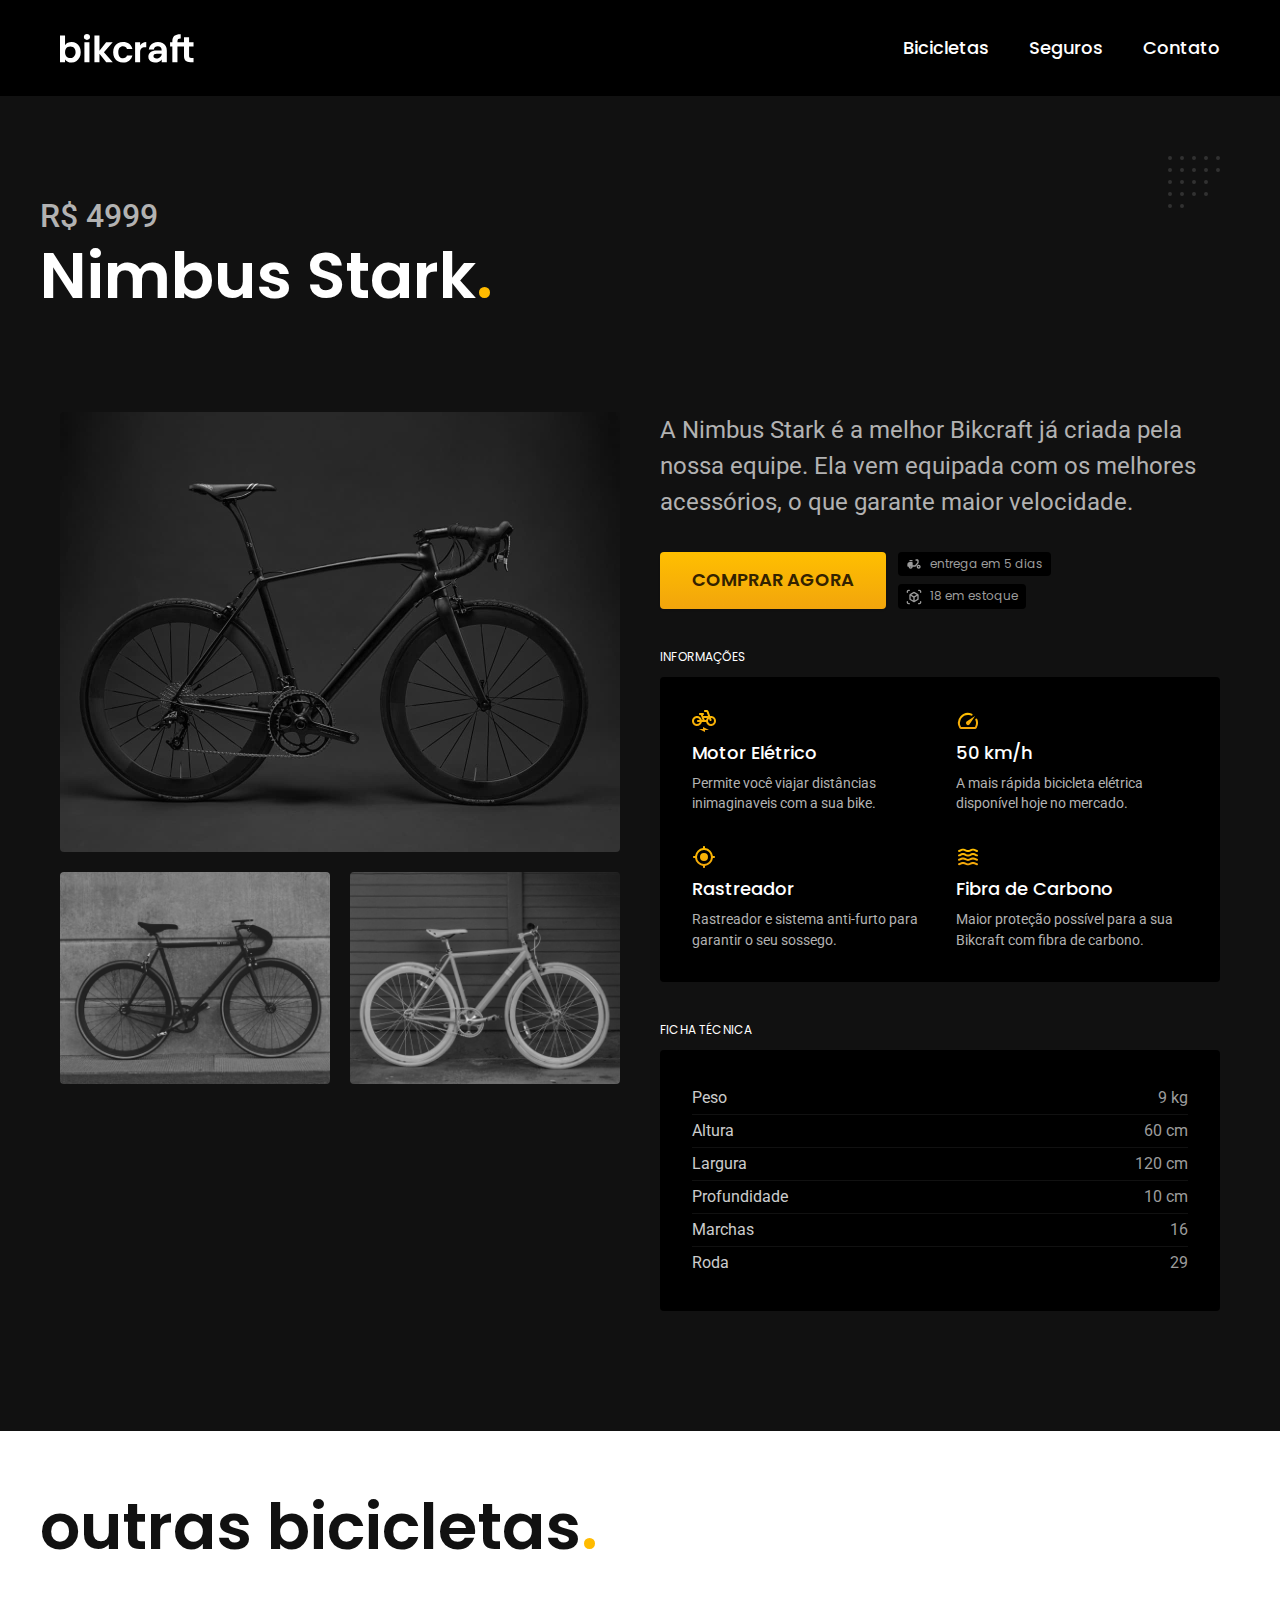
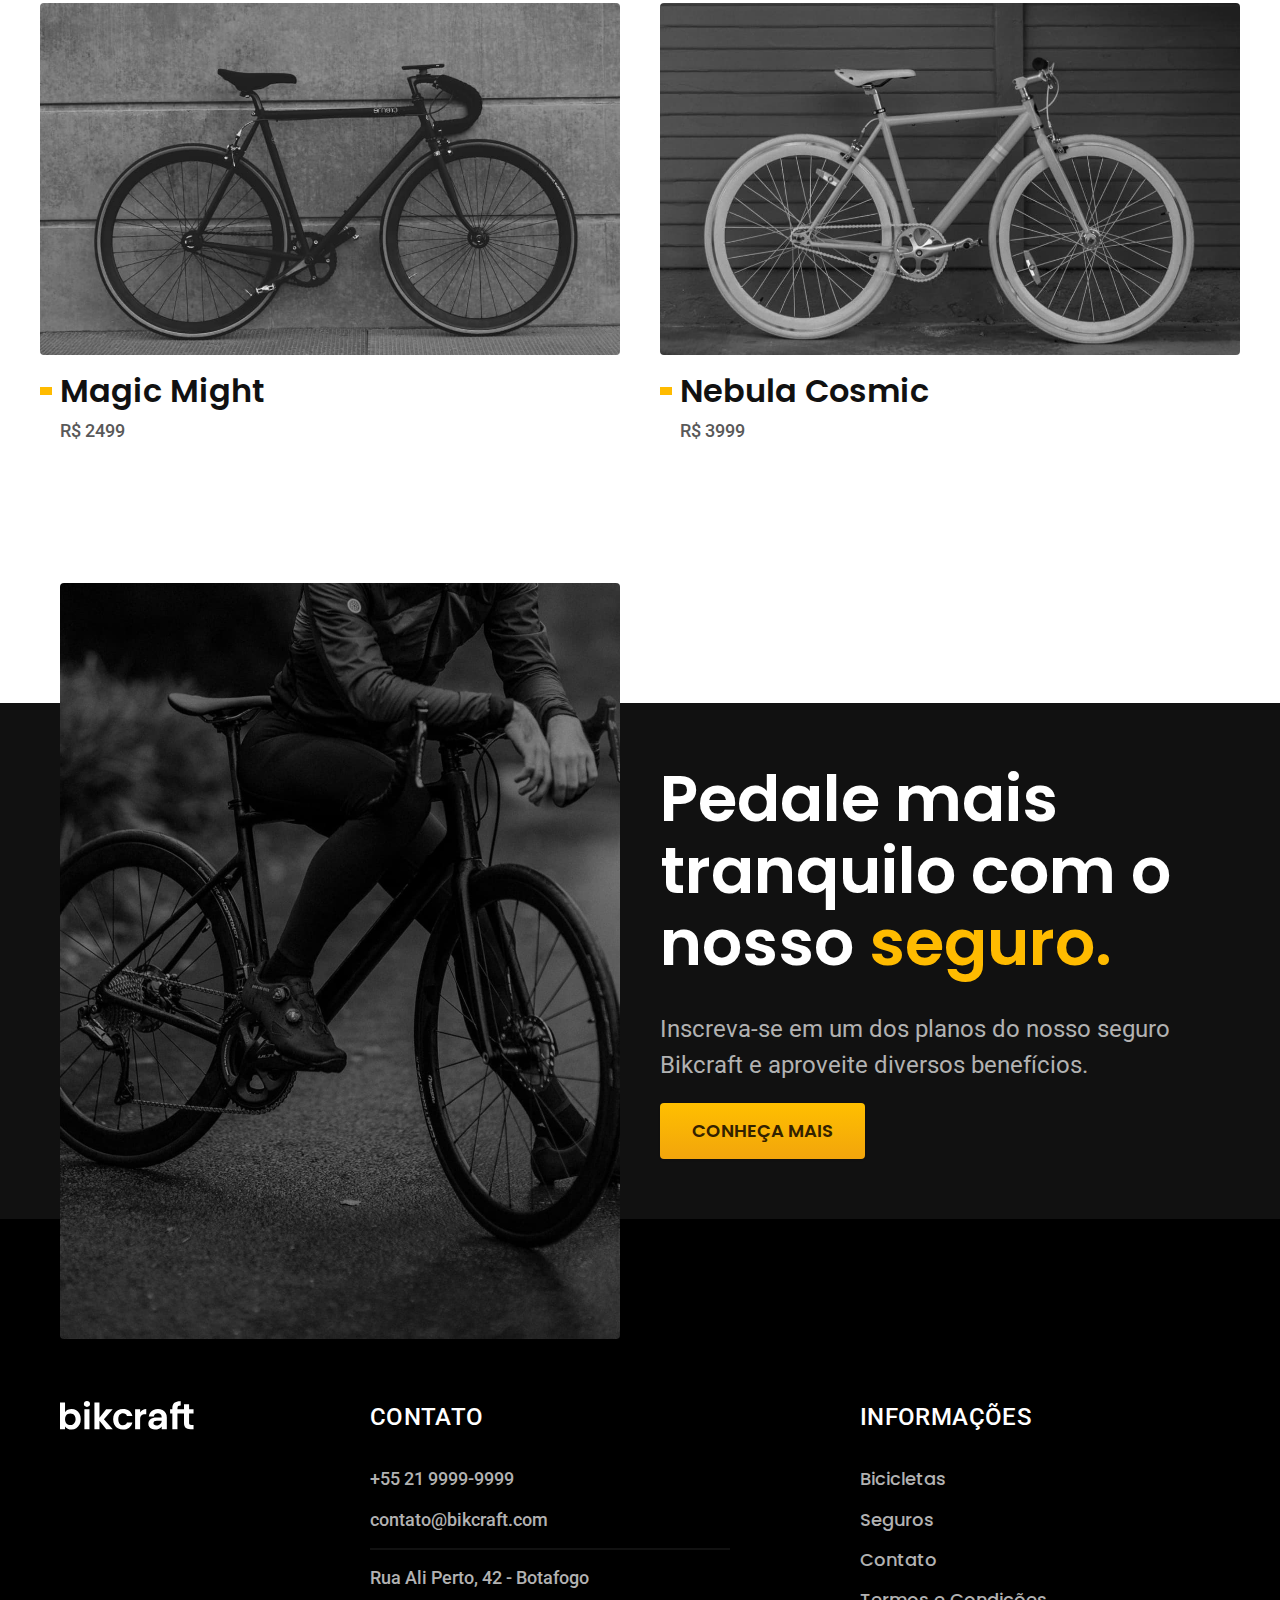
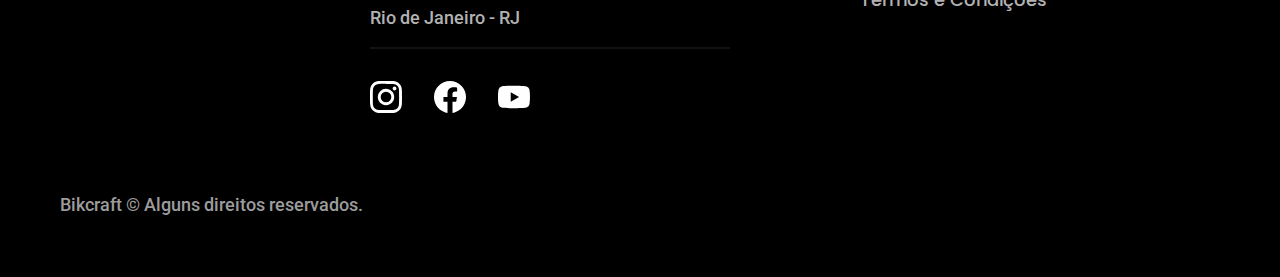
<file: bicicletas/nimbus.html>
<!DOCTYPE html>
<html lang="pt-BR">
  <head>
    <meta charset="UTF-8" />
    <meta http-equiv="X-UA-Compatible" content="IE=edge" />
    <meta name="viewport" content="width=device-width, initial-scale=1.0" />
    <meta
      name="description"
      content="Bicicletas elétricas de alta precisão e qualidade, feitas sob medida para o cliente. Explore o mundo na sua velocidade com a Bikcraft"
    />
    <title>Nimbus | Bikcraft</title>
    <link rel="shortcut icon" href="/favicon.svg" type="image/x-icon" />
    <link rel="stylesheet" href="../css/style.css" />
    <link rel="preconnect" href="https://fonts.googleapis.com" />
    <link rel="preconnect" href="https://fonts.gstatic.com" crossorigin />
    <link
      href="https://fonts.googleapis.com/css2?family=Fira+Sans:wght@100&family=Merriweather:ital,wght@1,900&family=Poppins:wght@400;600&family=Roboto:wght@400;500&display=swap"
      rel="stylesheet"
    />
  </head>
  <body id="bicicleta">
    <header class="header-bg">
      <div class="header container">
        <a href="../"><img src="../img/bikcraft.svg" alt="Bikcraft" /></a>
        <nav aria-label="Primária">
          <ul class="header-menu font-1-m cor-0">
            <li><a href="../bicicletas.html">Bicicletas</a></li>
            <li><a href="../seguros.html">Seguros</a></li>
            <li><a href="../contato.html">Contato</a></li>
          </ul>
        </nav>
      </div>
    </header>
    <main class="titulo-bg">
      <div>
        <div class="titulo container">
          <p class="font-2-xl cor-5">R$ 4999</p>
          <h1 class="font-1-xxl cor-0">
            Nimbus Stark<span class="cor-p1">.</span>
          </h1>
        </div>
      </div>
      <div class="bicicleta container">
        <div class="bicicleta-imagens">
          <img src="../img/bicicleta/nimbus1.jpg" alt="Bicicleta preta" />
          <img src="../img/bicicleta/nimbus2.jpg" alt="Bicicleta preta" />
          <img src="../img/bicicleta/nimbus3.jpg" alt="Bicicleta preta" />
        </div>
        <div class="bicicleta-conteudo">
          <p class="font-2-l cor-5">
            A Nimbus Stark é a melhor Bikcraft já criada pela nossa equipe. Ela
            vem equipada com os melhores acessórios, o que garante maior
            velocidade.
          </p>
          <div class="bicicleta-comprar">
            <a class="botao" href="../orcamento.html">Comprar Agora</a>
            <span class="font-1-xs cor-6">
              <img src="../img/icones/entrega.svg" alt="" />
              entrega em 5 dias
            </span>
            <span class="font-1-xs cor-6">
              <img src="../img/icones/estoque.svg" alt="" />
              18 em estoque
            </span>
          </div>
          <h2 class="font-1-xs cor-0">Informações</h2>
          <ul class="bicicleta-informacoes">
            <li>
              <img src="../img/icones/eletrica.svg" alt="" />
              <h3 class="font-1-m cor-0">Motor Elétrico</h3>
              <p class="font-2-xs cor-5">
                Permite você viajar distâncias inimaginaveis com a sua bike.
              </p>
            </li>
            <li>
              <img src="../img/icones/velocidade.svg" alt="" />
              <h3 class="font-1-m cor-0">50 km/h</h3>
              <p class="font-2-xs cor-5">
                A mais rápida bicicleta elétrica disponível hoje no mercado.
              </p>
            </li>
            <li>
              <img src="../img/icones/rastreador.svg" alt="" />
              <h3 class="font-1-m cor-0">Rastreador</h3>
              <p class="font-2-xs cor-5">
                Rastreador e sistema anti-furto para garantir o seu sossego.
              </p>
            </li>
            <li>
              <img src="../img/icones/carbono.svg" alt="" />
              <h3 class="font-1-m cor-0">Fibra de Carbono</h3>
              <p class="font-2-xs cor-5">
                Maior proteção possível para a sua Bikcraft com fibra de
                carbono.
              </p>
            </li>
          </ul>
          <h2 class="font-1-xs cor-0">Ficha Técnica</h2>
          <ul class="bicicleta-ficha font-2-s cor-4">
            <li>Peso<span>9 kg</span></li>
            <li>Altura<span>60 cm</span></li>
            <li>Largura<span>120 cm</span></li>
            <li>Profundidade<span>10 cm</span></li>
            <li>Marchas<span>16</span></li>
            <li>Roda<span>29</span></li>
          </ul>
        </div>
      </div>
    </main>
    <article class="bicicletas-lista container">
      <h2 class="font-1-xxl">outras bicicletas<span class="cor-p1">.</span></h2>
      <ul>
        <li>
          <a href="./magic.html">
            <img src="../img/bicicletas/magic.jpg" alt="Bicicleta preta" />
            <h3 class="font-1-xl">Magic Might</h3>
            <span class="font-2-m cor-8">R$ 2499</span>
          </a>
        </li>
        <li>
          <a href="./nebula.html">
            <img src="../img/bicicletas/nebula.jpg" alt="Bicicleta preta" />
            <h3 class="font-1-xl">Nebula Cosmic</h3>
            <span class="font-2-m cor-8">R$ 3999</span>
          </a>
        </li>
      </ul>
    </article>
    <article class="seguro-bg">
      <div class="seguro container">
        <div class="seguro-imagem">
          <img
            src="../img/fotos/seguros.jpg"
            alt="Pessoa parada em cima de uma bicicleta"
          />
        </div>
        <div class="seguro-conteudo">
          <h2 class="font-1-xxl cor-0">
            Pedale mais tranquilo com o nosso
            <span class="cor-p1">seguro.</span>
          </h2>
          <p class="font-2-l cor-5">
            Inscreva-se em um dos planos do nosso seguro Bikcraft e aproveite
            diversos benefícios.
          </p>
          <a class="botao" href="../seguros.html">Conheça Mais</a>
        </div>
      </div>
    </article>
    <footer class="footer-bg">
      <div class="footer container">
        <img src="../img/bikcraft.svg" alt="Bikcraft" />
        <div class="footer-contato">
          <h3 class="font-2-l-b cor-0">Contato</h3>
          <ul class="font-2-m cor-5">
            <li><a href="tel:+5521999999999">+55 21 9999-9999</a></li>
            <li>
              <a href="mailto:contato@bikcraft.com">contato@bikcraft.com</a>
            </li>
            <li>Rua Ali Perto, 42 - Botafogo</li>
            <li>Rio de Janeiro - RJ</li>
          </ul>
          <div class="footer-redes">
            <a href="../">
              <img src="../img/redes/instagram.svg" alt="Instagram" />
            </a>
            <a href="../">
              <img src="../img/redes/facebook.svg" alt="Facebook" />
            </a>
            <a href="../">
              <img src="../img/redes/youtube.svg" alt="Youtube" />
            </a>
          </div>
        </div>
        <div class="footer-informacoes">
          <h3 class="font-2-l-b cor-0">Informações</h3>
          <nav>
            <ul class="font-1-m cor-5">
              <li><a href="../bicicletas.html">Bicicletas</a></li>
              <li><a href="../seguros.html">Seguros</a></li>
              <li><a href="../contato.html">Contato</a></li>
              <li><a href="../termos.html">Termos e Condições</a></li>
            </ul>
          </nav>
        </div>
        <p class="footer-copy font-2-m cor-6">
          Bikcraft © Alguns direitos reservados.
        </p>
      </div>
    </footer>
  </body>
</html>
</file>
<file: css/style.css>
/* fonts */
@import url('https://fonts.googleapis.com/css2?family=Fira+Sans:wght@100&family=Merriweather:ital,wght@1,900&family=Poppins:wght@400;600&family=Roboto:wght@400;500&display=swap');

/* Global */
@import './global/global.css';
@import './global/header.css';
@import './global/footer.css';

/* Utilidade */
@import './utilidades/componentes.css';
@import './utilidades/cores.css';
@import './utilidades/tipografia.css';
@import './utilidades/formulario.css';

/* Home */
@import './home/introducao.css';
@import './home/tecnologia.css';
@import './home/parceiros.css';
@import './home/depoimento.css';

/* Bicicletas */
@import './bicicletas/bicicletas-lista.css';
@import './bicicletas/bicicletas.css';

/* Bicicleta interna */
@import './bicicleta/bicicleta.css';
@import './bicicleta/seguro.css';

/* Seguros */
@import './seguros/seguros.css';
@import './seguros/vantagens.css';
@import './seguros/perguntas.css';

/* termos */

@import './termos/termos.css';

/* contato */

@import './contato/contato.css';
@import './contato/lojas.css';

/* orçamento */
@import './orcamento/orcamento.css';
</file>
